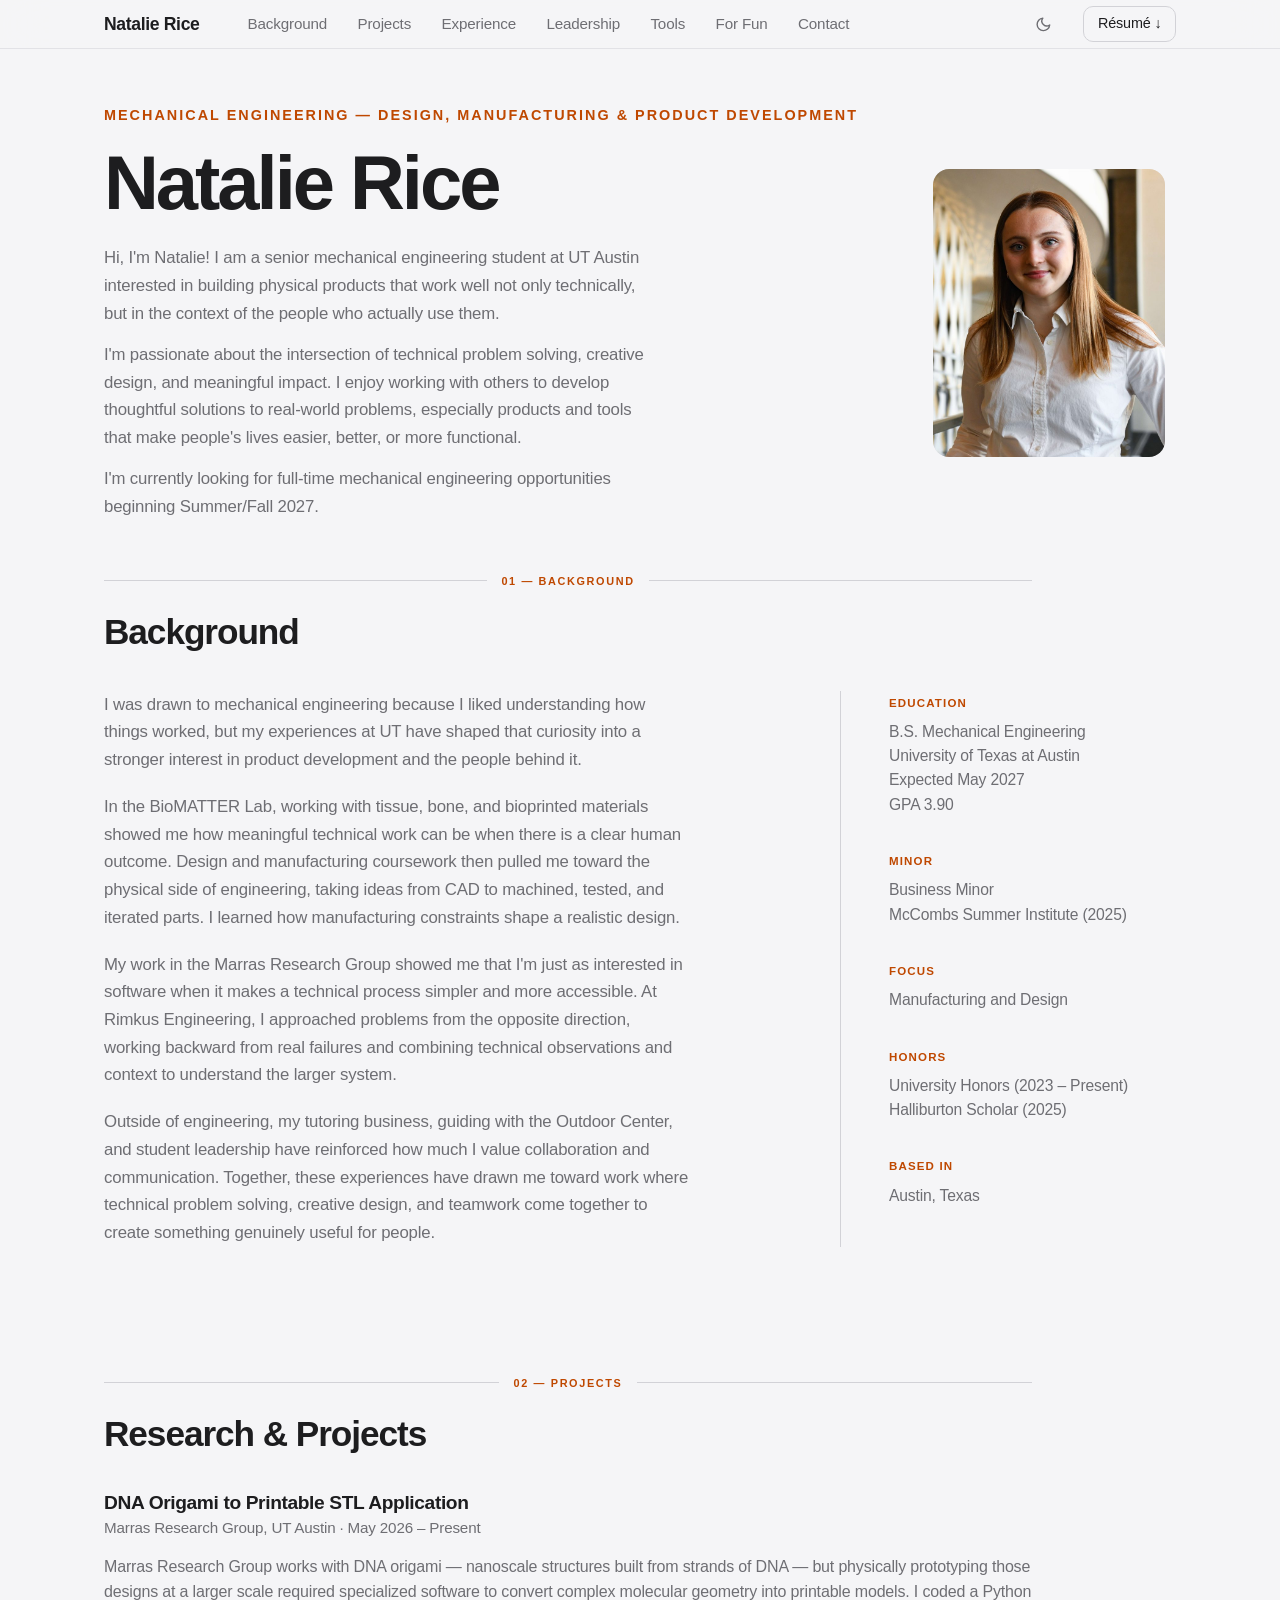
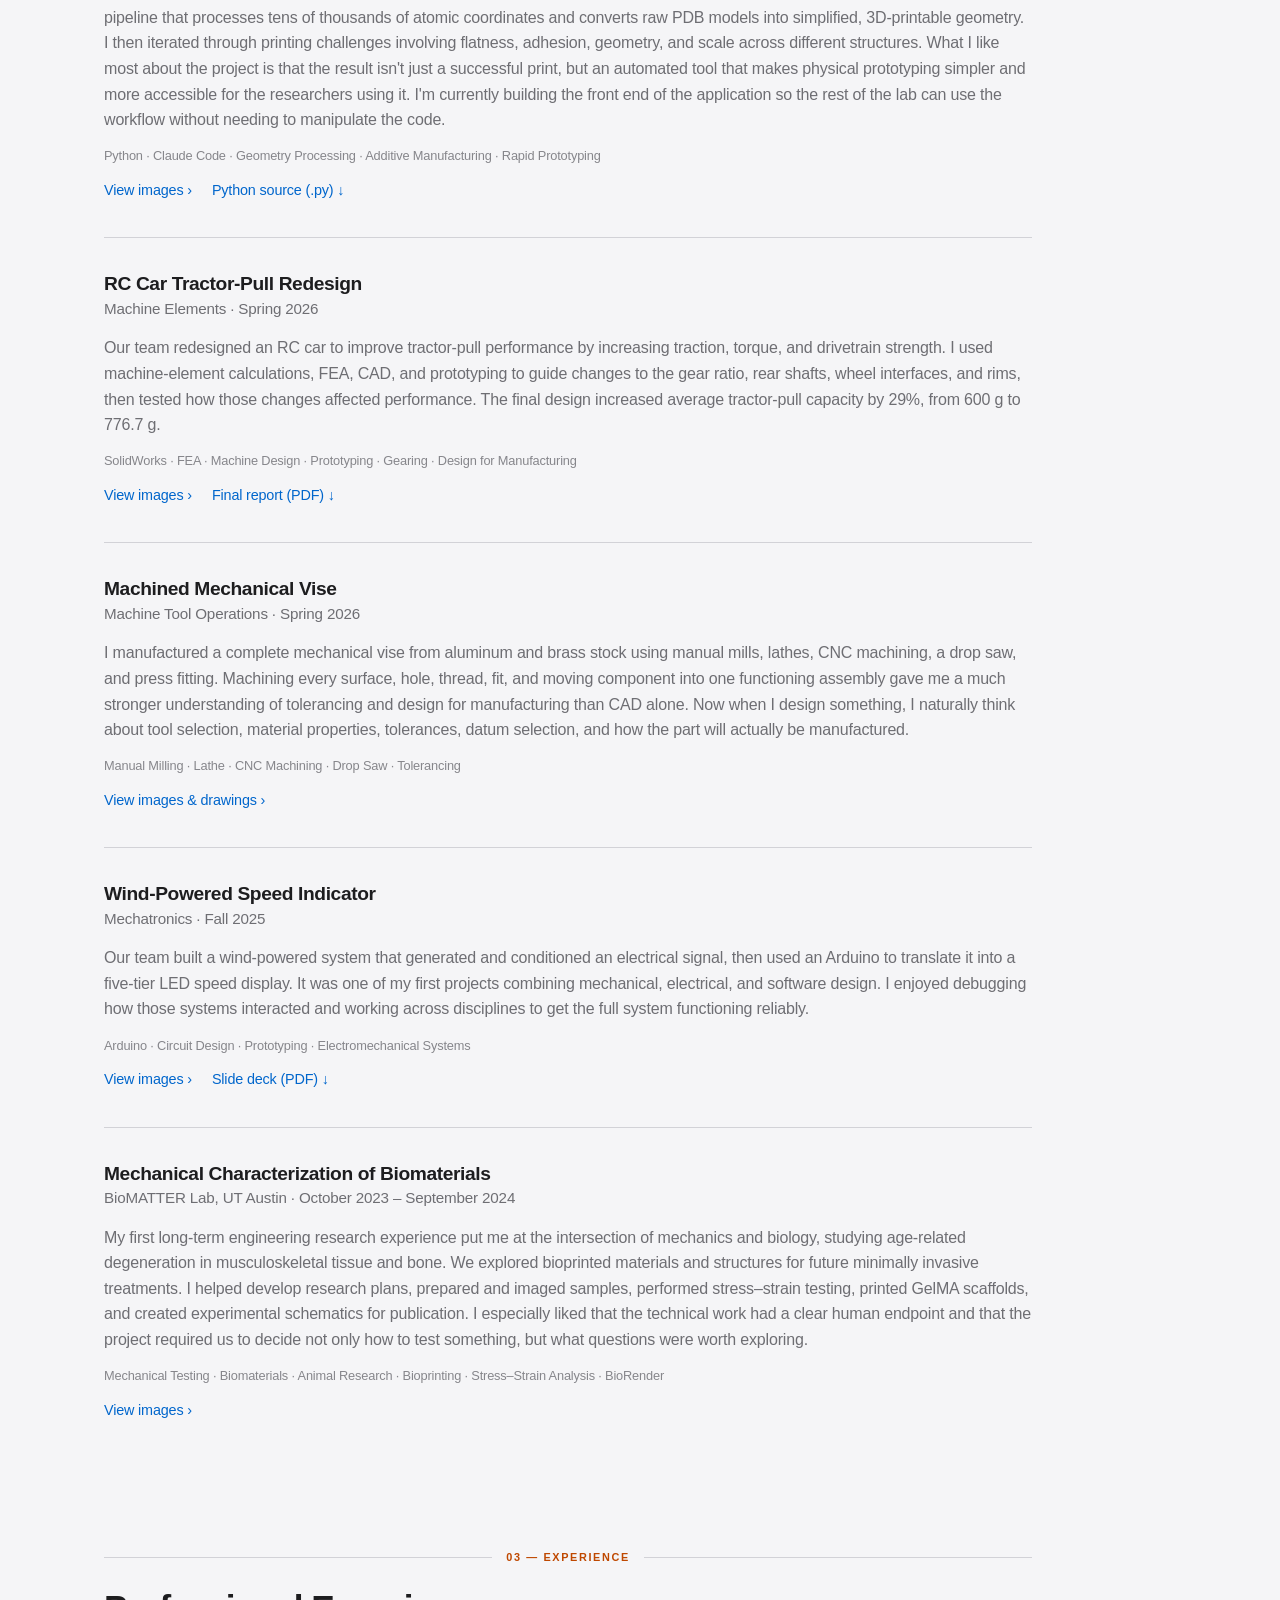
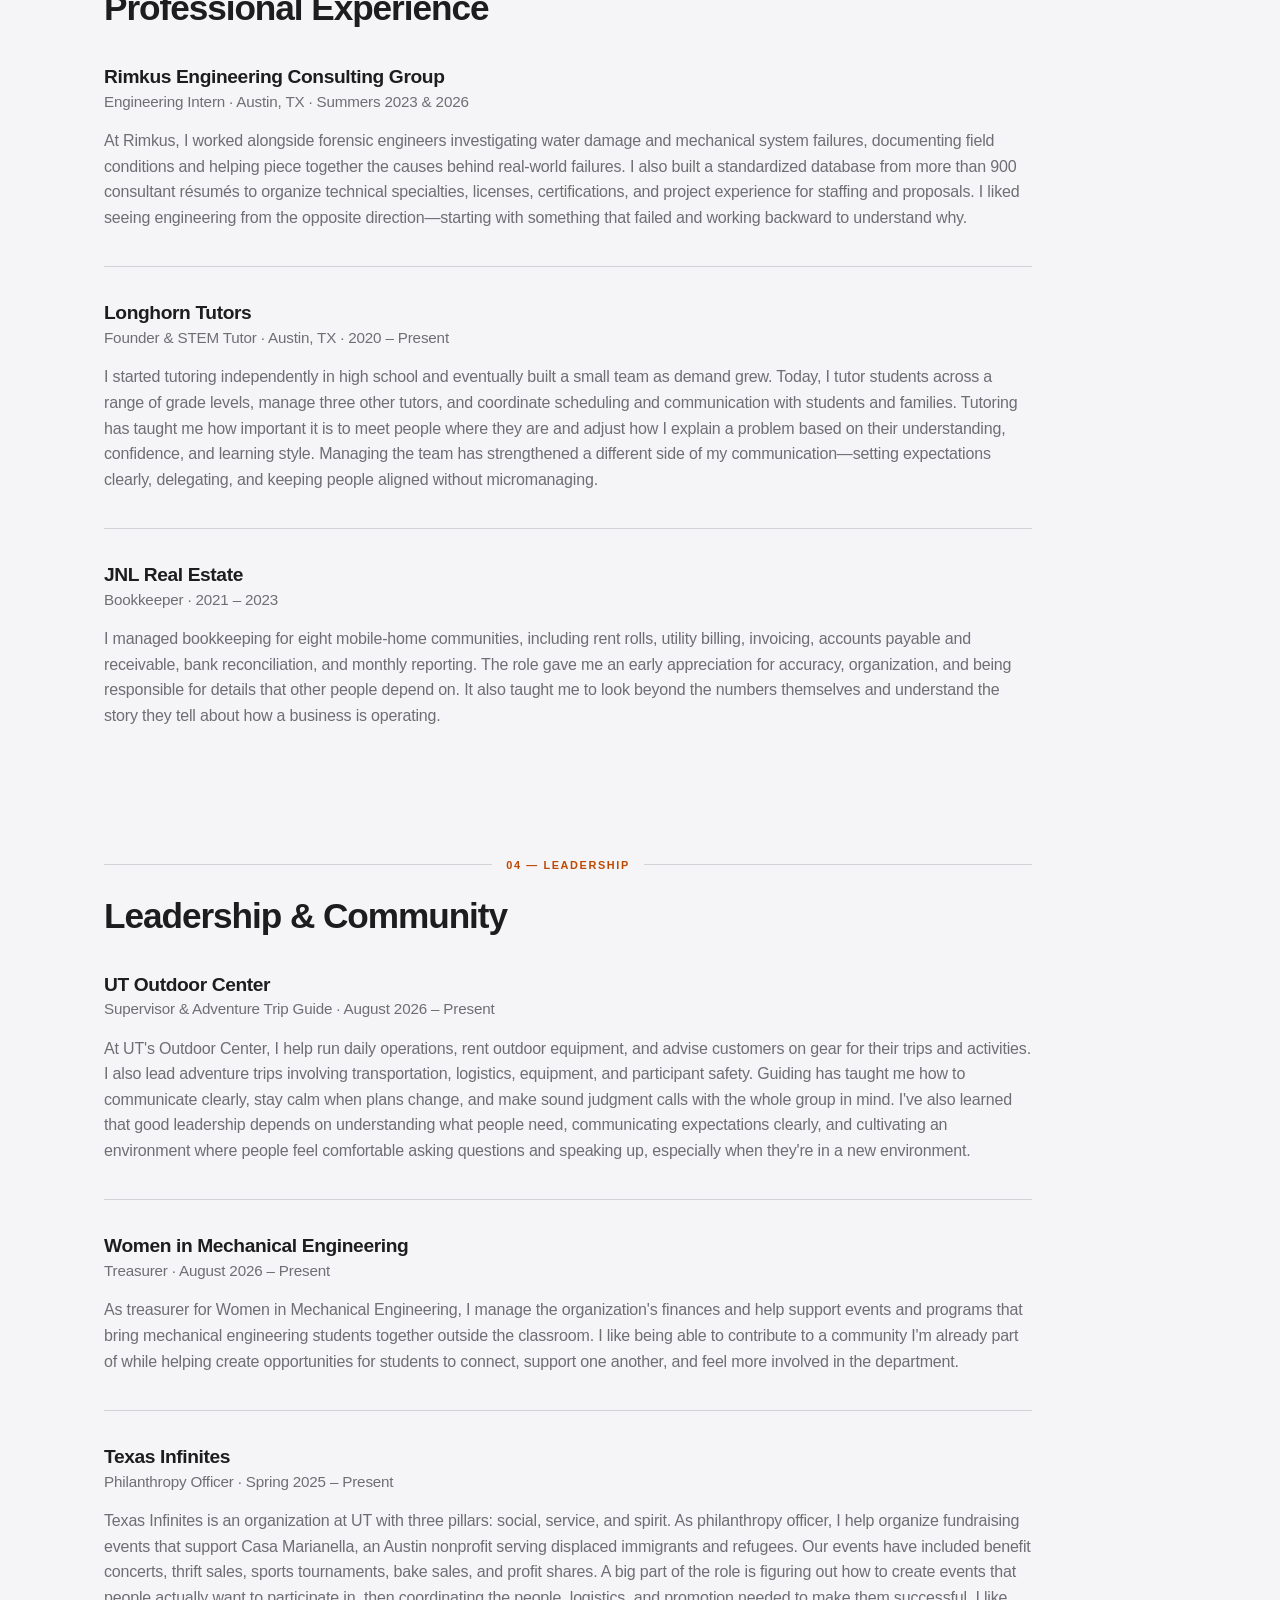
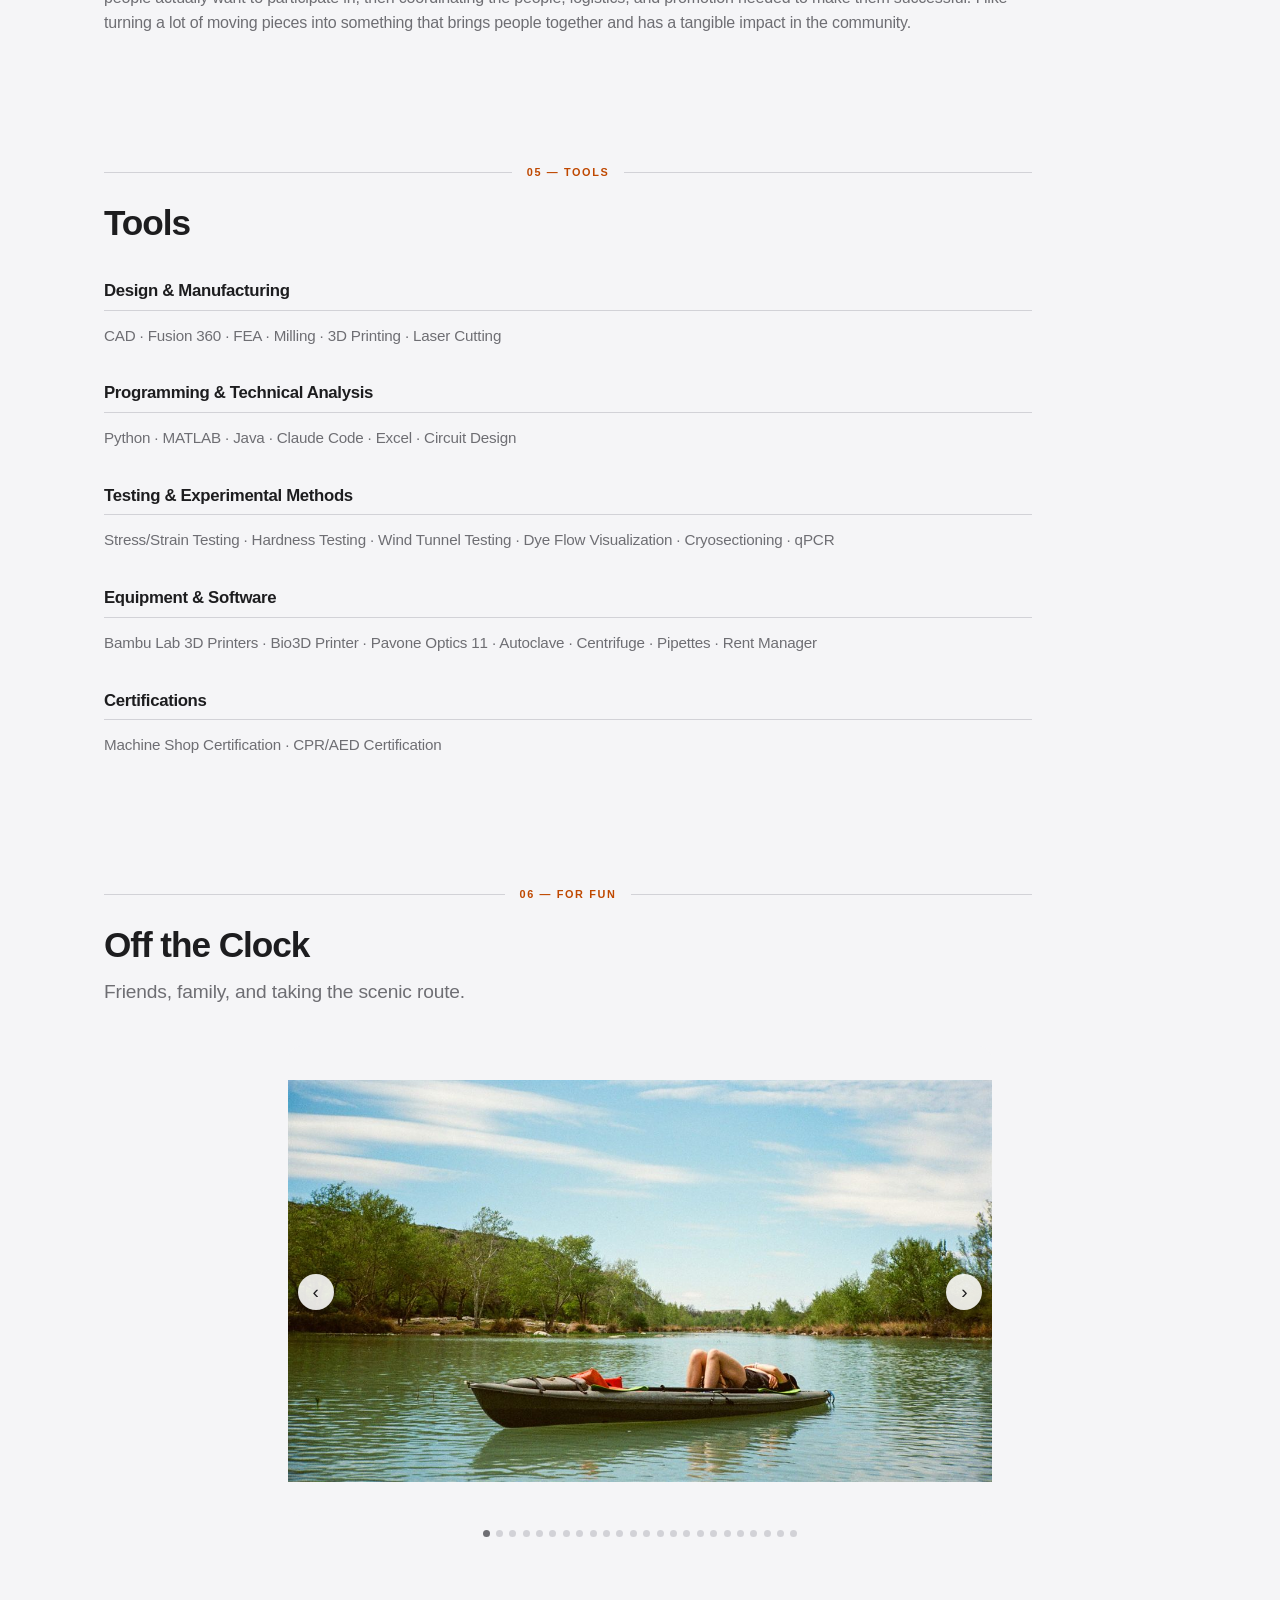
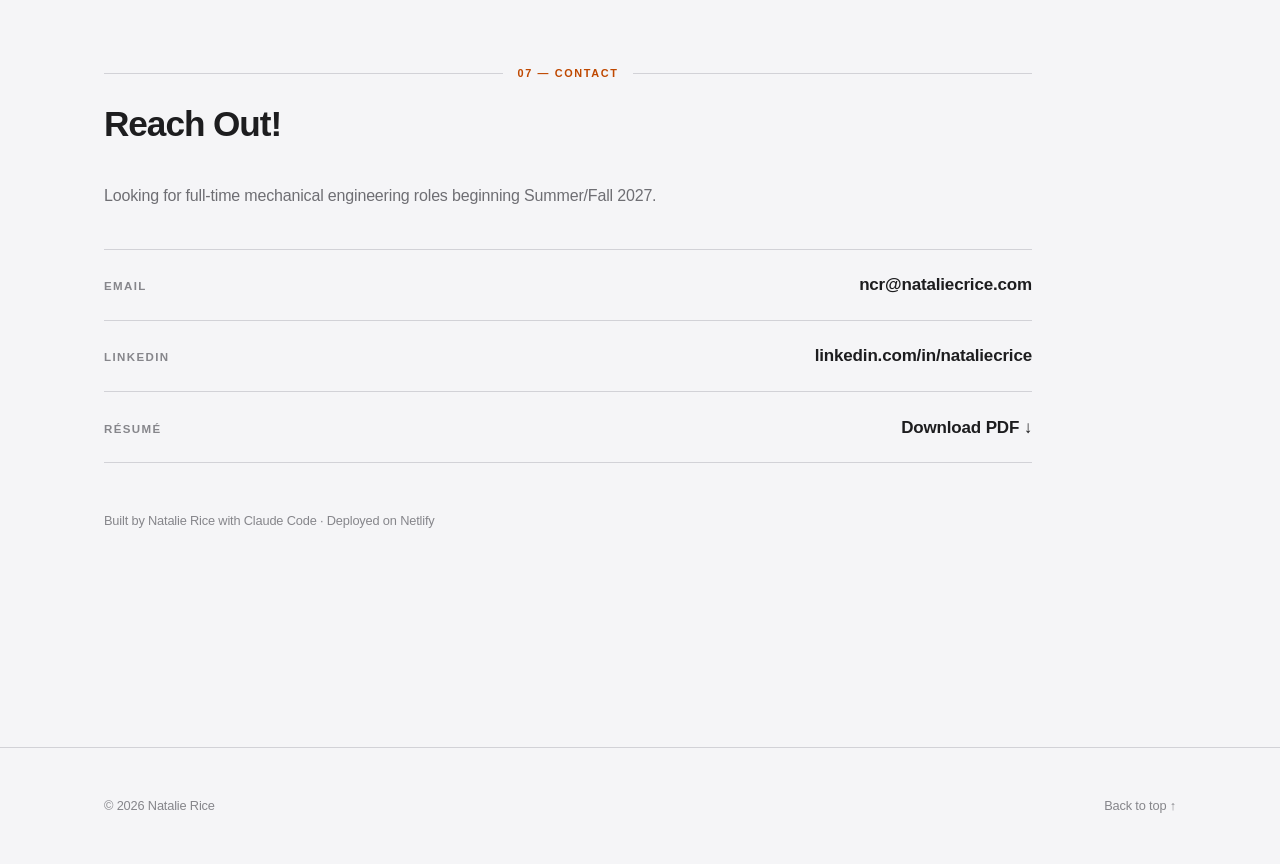
<file: index.html>
<!DOCTYPE html>
<html lang="en">
<head>
  <meta charset="UTF-8" />
  <meta name="viewport" content="width=device-width, initial-scale=1.0" />
  <title>Natalie Rice — Mechanical Engineer</title>
  <meta name="description" content="Natalie Rice — mechanical engineering student at the University of Texas at Austin, Manufacturing and Design track. Design, analysis, prototyping, and mechanical test." />

  <meta property="og:title" content="Natalie Rice — Mechanical Engineer" />
  <meta property="og:description" content="Mechanical engineering portfolio: design, analysis, prototyping, and test." />
  <meta property="og:type" content="website" />
  <!-- <meta property="og:image" content="https://yourdomain.com/assets/og-image.png" /> -->

  <link rel="icon" href="data:image/svg+xml,%3Csvg xmlns='http://www.w3.org/2000/svg' viewBox='0 0 100 100'%3E%3Ctext y='.9em' font-size='90'%3E%E2%9A%99%EF%B8%8F%3C/text%3E%3C/svg%3E" />
  <script>try{var t=localStorage.getItem('theme');if(t==='dark'||t==='light')document.documentElement.setAttribute('data-theme',t);}catch(e){}</script>
  <link rel="stylesheet" href="css/style.css?v=50" />
</head>
<body>
  <a class="skip-link" href="#main">Skip to content</a>

  <header class="site-header">
    <nav class="nav container container--wide" aria-label="Primary">
      <a class="nav__brand" href="#top">Natalie Rice</a>

      <ul class="nav__menu" id="nav-menu">
        <li><a href="#background">Background</a></li>
        <li><a href="#research">Projects</a></li>
        <li><a href="#experience">Experience</a></li>
        <li><a href="#leadership">Leadership</a></li>
        <li><a href="#tools">Tools</a></li>
        <li><a href="#for-fun">For Fun</a></li>
        <li><a href="#contact">Contact</a></li>
      </ul>

      <div class="nav__right">
        <button class="nav__theme" type="button" aria-label="Switch to dark mode" aria-pressed="false">
          <svg class="nav__theme-icon nav__theme-moon" width="24" height="24" viewBox="0 0 24 24" fill="none" stroke="currentColor" stroke-width="2" stroke-linecap="round" stroke-linejoin="round" aria-hidden="true"><path d="M21 12.79A9 9 0 1 1 11.21 3 7 7 0 0 0 21 12.79z"/></svg>
          <svg class="nav__theme-icon nav__theme-sun" width="24" height="24" viewBox="0 0 24 24" fill="none" stroke="currentColor" stroke-width="2" stroke-linecap="round" stroke-linejoin="round" aria-hidden="true"><circle cx="12" cy="12" r="5"/><line x1="12" y1="1" x2="12" y2="3"/><line x1="12" y1="21" x2="12" y2="23"/><line x1="4.22" y1="4.22" x2="5.64" y2="5.64"/><line x1="18.36" y1="18.36" x2="19.78" y2="19.78"/><line x1="1" y1="12" x2="3" y2="12"/><line x1="21" y1="12" x2="23" y2="12"/><line x1="4.22" y1="19.78" x2="5.64" y2="18.36"/><line x1="18.36" y1="5.64" x2="19.78" y2="4.22"/></svg>
        </button>
        <a class="nav__resume" href="assets/resume.pdf">Résumé&nbsp;&#8595;</a>
        <button class="nav__toggle" aria-expanded="false" aria-controls="nav-menu">
          <span class="nav__toggle-bar"></span>
          <span class="sr-only">Menu</span>
        </button>
      </div>
    </nav>
  </header>

  <main id="main">
    <span id="top"></span>

    <div class="sheet">

    <!-- ============ HERO ============ -->
    <section class="hero reveal">
      <div class="hero__text">
        <p class="hero__eyebrow">Mechanical Engineering &mdash; Design, Manufacturing &amp; Product Development</p>
        <h1 class="hero__title">Natalie Rice</h1>
        <div class="hero__lede">
          <p>
            Hi, I'm Natalie! I am a senior mechanical engineering student at UT
            Austin interested in building physical products that work well not
            only technically, but in the context of the people who actually use
            them.
          </p>
          <p>
            I'm passionate about the intersection of technical problem solving,
            creative design, and meaningful impact. I enjoy working with others
            to develop thoughtful solutions to real-world problems, especially
            products and tools that make people's lives easier, better, or more
            functional.
          </p>
          <p>
            I'm currently looking for full-time mechanical engineering
            opportunities beginning Summer/Fall 2027.
          </p>
        </div>
      </div>
      <img class="hero__photo" src="assets/images/headshot.jpg" alt="Natalie Rice" width="240" height="300" />
    </section>

    <!-- ============ ABOUT ============ -->
    <section class="section" id="background">
      <div class="section__head reveal">
        <p class="section__kicker">01 &mdash; Background</p>
        <h2 class="section__title">Background</h2>
      </div>
      <div class="about reveal">
        <div class="about__body">
          <p>
            I was drawn to mechanical engineering because I liked understanding
            how things worked, but my experiences at UT have shaped that
            curiosity into a stronger interest in product development and the
            people behind it.
          </p>
          <p>
            In the BioMATTER Lab, working with tissue, bone, and bioprinted
            materials showed me how meaningful technical work can be when there
            is a clear human outcome. Design and manufacturing coursework then
            pulled me toward the physical side of engineering, taking ideas from
            CAD to machined, tested, and iterated parts. I learned how
            manufacturing constraints shape a realistic design.
          </p>
          <p>
            My work in the Marras Research Group showed me that I'm just as
            interested in software when it makes a technical process simpler and
            more accessible. At Rimkus Engineering, I approached problems from
            the opposite direction, working backward from real failures and
            combining technical observations and context to understand the
            larger system.
          </p>
          <p>
            Outside of engineering, my tutoring business, guiding with the
            Outdoor Center, and student leadership have reinforced how much I
            value collaboration and communication. Together, these experiences
            have drawn me toward work where technical problem solving, creative
            design, and teamwork come together to create something genuinely
            useful for people.
          </p>
        </div>
        <dl class="about__facts">
          <div class="fact">
            <dt>Education</dt>
            <dd>B.S. Mechanical Engineering</dd>
            <dd>University of Texas at Austin</dd>
            <dd>Expected May 2027</dd>
            <dd>GPA 3.90</dd>
          </div>
          <div class="fact">
            <dt>Minor</dt>
            <dd>Business Minor</dd>
            <dd>McCombs Summer Institute (2025)</dd>
          </div>
          <div class="fact">
            <dt>Focus</dt>
            <dd>Manufacturing and Design</dd>
          </div>
          <div class="fact">
            <dt>Honors</dt>
            <dd>University Honors (2023 &ndash; Present)</dd>
            <dd>Halliburton Scholar (2025)</dd>
          </div>
          <div class="fact">
            <dt>Based in</dt>
            <dd>Austin, Texas</dd>
          </div>
        </dl>
      </div>
    </section>

    <!-- ============ PROJECTS ============ -->
    <section class="section" id="research">
      <div class="section__head reveal">
        <p class="section__kicker">02 &mdash; Projects</p>
        <h2 class="section__title">Research &amp; Projects</h2>
      </div>

      <div class="entry reveal">
        <h3 class="entry__title">DNA Origami to Printable STL Application</h3>
        <p class="entry__org">Marras Research Group, UT Austin &middot; May 2026 &ndash; Present</p>
        <p class="entry__desc">
          Marras Research Group works with DNA origami &mdash; nanoscale
          structures built from strands of DNA &mdash; but physically
          prototyping those designs at a larger scale required specialized
          software to convert complex molecular geometry into printable models.
          I coded a Python pipeline that processes tens of thousands of atomic
          coordinates and converts raw PDB models into simplified, 3D-printable
          geometry. I then iterated through printing challenges involving
          flatness, adhesion, geometry, and scale across different structures.
          What I like most about the project is that the result isn't just a
          successful print, but an automated tool that makes physical
          prototyping simpler and more accessible for the researchers using it.
          I'm currently building the front end of the application so the rest of
          the lab can use the workflow without needing to manipulate the code.
        </p>
        <p class="entry__meta">Python &middot; Claude Code &middot; Geometry Processing &middot; Additive Manufacturing &middot; Rapid Prototyping</p>
        <p class="entry__links">
          <a href="projects/gallery.html?p=dna-pipeline">View images &#8250;</a>
          <a href="assets/pdb-to-stl.py">Python source (.py) &#8595;</a>
        </p>
      </div>

      <div class="entry reveal">
        <h3 class="entry__title">RC Car Tractor-Pull Redesign</h3>
        <p class="entry__org">Machine Elements &middot; Spring 2026</p>
        <p class="entry__desc">
          Our team redesigned an RC car to improve tractor-pull performance by
          increasing traction, torque, and drivetrain strength. I used
          machine-element calculations, FEA, CAD, and prototyping to guide
          changes to the gear ratio, rear shafts, wheel interfaces, and rims,
          then tested how those changes affected performance. The final design
          increased average tractor-pull capacity by 29%, from 600 g to 776.7 g.
        </p>
        <p class="entry__meta">SolidWorks &middot; FEA &middot; Machine Design &middot; Prototyping &middot; Gearing &middot; Design for Manufacturing</p>
        <p class="entry__links">
          <a href="projects/gallery.html?p=rc-car">View images &#8250;</a>
          <a href="assets/rc-car-report.pdf">Final report (PDF) &#8595;</a>
        </p>
      </div>

      <div class="entry reveal">
        <h3 class="entry__title">Machined Mechanical Vise</h3>
        <p class="entry__org">Machine Tool Operations &middot; Spring 2026</p>
        <p class="entry__desc">
          I manufactured a complete mechanical vise from aluminum and brass
          stock using manual mills, lathes, CNC machining, a drop saw, and press
          fitting. Machining every surface, hole, thread, fit, and moving
          component into one functioning assembly gave me a much stronger
          understanding of tolerancing and design for manufacturing than CAD
          alone. Now when I design something, I naturally think about tool
          selection, material properties, tolerances, datum selection, and how
          the part will actually be manufactured.
        </p>
        <p class="entry__meta">Manual Milling &middot; Lathe &middot; CNC Machining &middot; Drop Saw &middot; Tolerancing</p>
        <p class="entry__links"><a href="projects/gallery.html?p=vise">View images &amp; drawings &#8250;</a></p>
      </div>

      <div class="entry reveal">
        <h3 class="entry__title">Wind-Powered Speed Indicator</h3>
        <p class="entry__org">Mechatronics &middot; Fall 2025</p>
        <p class="entry__desc">
          Our team built a wind-powered system that generated and conditioned an
          electrical signal, then used an Arduino to translate it into a
          five-tier LED speed display. It was one of my first projects combining
          mechanical, electrical, and software design. I enjoyed debugging how
          those systems interacted and working across disciplines to get the
          full system functioning reliably.
        </p>
        <p class="entry__meta">Arduino &middot; Circuit Design &middot; Prototyping &middot; Electromechanical Systems</p>
        <p class="entry__links">
          <a href="projects/gallery.html?p=wind-indicator">View images &#8250;</a>
          <a href="assets/mechatronics-deck.pdf">Slide deck (PDF) &#8595;</a>
        </p>
      </div>

      <div class="entry reveal">
        <h3 class="entry__title">Mechanical Characterization of Biomaterials</h3>
        <p class="entry__org">BioMATTER Lab, UT Austin &middot; October 2023 &ndash; September 2024</p>
        <p class="entry__desc">
          My first long-term engineering research experience put me at the
          intersection of mechanics and biology, studying age-related
          degeneration in musculoskeletal tissue and bone. We explored
          bioprinted materials and structures for future minimally invasive
          treatments. I helped develop research plans, prepared and imaged
          samples, performed stress&ndash;strain testing, printed GelMA
          scaffolds, and created experimental schematics for publication. I
          especially liked that the technical work had a clear human endpoint
          and that the project required us to decide not only how to test
          something, but what questions were worth exploring.
        </p>
        <p class="entry__meta">Mechanical Testing &middot; Biomaterials &middot; Animal Research &middot; Bioprinting &middot; Stress&ndash;Strain Analysis &middot; BioRender</p>
        <p class="entry__links"><a href="projects/gallery.html?p=bioprinting">View images &#8250;</a></p>
      </div>
    </section>

    <!-- ============ EXPERIENCE ============ -->
    <section class="section" id="experience">
      <div class="section__head reveal">
        <p class="section__kicker">03 &mdash; Experience</p>
        <h2 class="section__title">Professional Experience</h2>
      </div>
        <div class="timeline reveal">
            <article class="tl-item">
              <h3 class="tl-role">Rimkus Engineering Consulting Group</h3>
              <p class="tl-org">Engineering Intern · Austin, TX · Summers 2023 &amp; 2026</p>
              <p class="tl-desc">
                At Rimkus, I worked alongside forensic engineers investigating
                water damage and mechanical system failures, documenting field
                conditions and helping piece together the causes behind
                real-world failures. I also built a standardized database from
                more than 900 consultant résumés to organize technical
                specialties, licenses, certifications, and project experience
                for staffing and proposals. I liked seeing engineering from the
                opposite direction&mdash;starting with something that failed and
                working backward to understand why.
              </p>
            </article>

            <article class="tl-item">
              <h3 class="tl-role">Longhorn Tutors</h3>
              <p class="tl-org">Founder &amp; STEM Tutor · Austin, TX · 2020 &ndash; Present</p>
              <p class="tl-desc">
                I started tutoring independently in high school and eventually
                built a small team as demand grew. Today, I tutor students
                across a range of grade levels, manage three other tutors, and
                coordinate scheduling and communication with students and
                families. Tutoring has taught me how important it is to meet
                people where they are and adjust how I explain a problem based
                on their understanding, confidence, and learning style. Managing
                the team has strengthened a different side of my
                communication&mdash;setting expectations clearly, delegating,
                and keeping people aligned without micromanaging.
              </p>
            </article>

            <article class="tl-item">
              <h3 class="tl-role">JNL Real Estate</h3>
              <p class="tl-org">Bookkeeper · 2021 &ndash; 2023</p>
              <p class="tl-desc">
                I managed bookkeeping for eight mobile-home communities,
                including rent rolls, utility billing, invoicing, accounts
                payable and receivable, bank reconciliation, and monthly
                reporting. The role gave me an early appreciation for accuracy,
                organization, and being responsible for details that other
                people depend on. It also taught me to look beyond the numbers
                themselves and understand the story they tell about how a
                business is operating.
              </p>
            </article>
        </div>
    </section>

    <!-- ============ LEADERSHIP & COMMUNITY ============ -->
    <section class="section" id="leadership">
      <div class="section__head reveal">
        <p class="section__kicker">04 &mdash; Leadership</p>
        <h2 class="section__title">Leadership &amp; Community</h2>
      </div>
        <div class="timeline reveal">
            <article class="tl-item">
              <h3 class="tl-role">UT Outdoor Center</h3>
              <p class="tl-org">Supervisor &amp; Adventure Trip Guide · August 2026 &ndash; Present</p>
              <p class="tl-desc">
                At UT's Outdoor Center, I help run daily operations, rent
                outdoor equipment, and advise customers on gear for their trips
                and activities. I also lead adventure trips involving
                transportation, logistics, equipment, and participant safety.
                Guiding has taught me how to communicate clearly, stay calm when
                plans change, and make sound judgment calls with the whole group
                in mind. I've also learned that good leadership depends on
                understanding what people need, communicating expectations
                clearly, and cultivating an environment where people feel
                comfortable asking questions and speaking up, especially when
                they're in a new environment.
              </p>
            </article>

            <article class="tl-item">
              <h3 class="tl-role">Women in Mechanical Engineering</h3>
              <p class="tl-org">Treasurer · August 2026 &ndash; Present</p>
              <p class="tl-desc">
                As treasurer for Women in Mechanical Engineering, I manage the
                organization's finances and help support events and programs
                that bring mechanical engineering students together outside the
                classroom. I like being able to contribute to a community I'm
                already part of while helping create opportunities for students
                to connect, support one another, and feel more involved in the
                department.
              </p>
            </article>

            <article class="tl-item">
              <h3 class="tl-role">Texas Infinites</h3>
              <p class="tl-org">Philanthropy Officer · Spring 2025 &ndash; Present</p>
              <p class="tl-desc">
                Texas Infinites is an organization at UT with three pillars:
                social, service, and spirit. As philanthropy officer, I help
                organize fundraising events that support Casa Marianella, an Austin
                nonprofit serving displaced immigrants and refugees. Our events
                have included benefit concerts, thrift sales, sports
                tournaments, bake sales, and profit shares. A big part of the
                role is figuring out how to create events that people actually
                want to participate in, then coordinating the people, logistics,
                and promotion needed to make them successful. I like turning a
                lot of moving pieces into something that brings people together
                and has a tangible impact in the community.
              </p>
            </article>
        </div>
    </section>

    <!-- ============ TOOLS ============ -->
    <section class="section" id="tools">
      <div class="section__head reveal">
        <p class="section__kicker">05 &mdash; Tools</p>
        <h2 class="section__title">Tools</h2>
      </div>
      <div class="skills reveal">
        <div class="skills__group">
          <h3>Design &amp; Manufacturing</h3>
          <p class="skills__list">CAD &middot; Fusion 360 &middot; FEA &middot; Milling &middot; 3D Printing &middot; Laser Cutting</p>
        </div>
        <div class="skills__group">
          <h3>Programming &amp; Technical Analysis</h3>
          <p class="skills__list">Python &middot; MATLAB &middot; Java &middot; Claude Code &middot; Excel &middot; Circuit Design</p>
        </div>
        <div class="skills__group">
          <h3>Testing &amp; Experimental Methods</h3>
          <p class="skills__list">Stress/Strain Testing &middot; Hardness Testing &middot; Wind Tunnel Testing &middot; Dye Flow Visualization &middot; Cryosectioning &middot; qPCR</p>
        </div>
        <div class="skills__group">
          <h3>Equipment &amp; Software</h3>
          <p class="skills__list">Bambu Lab 3D Printers &middot; Bio3D Printer &middot; Pavone Optics 11 &middot; Autoclave &middot; Centrifuge &middot; Pipettes &middot; Rent Manager</p>
        </div>
        <div class="skills__group">
          <h3>Certifications</h3>
          <p class="skills__list">Machine Shop Certification &middot; CPR/AED Certification</p>
        </div>
      </div>
    </section>

    <!-- ============ FOR FUN ============ -->
    <section class="section" id="for-fun">
      <div class="section__head reveal">
        <p class="section__kicker">06 &mdash; For Fun</p>
        <h2 class="section__title">Off the Clock</h2>
        <p class="section__intro">Friends, family, and taking the scenic route.</p>
      </div>
      <div class="funcar reveal" data-funcar aria-roledescription="carousel" aria-label="Photos from life outside the lab">
        <div class="funcar__viewport">
          <div class="funcar__track">
            <div class="funcar__slide"><img src="assets/images/fun/fun-01.jpg" alt="" /></div>
            <div class="funcar__slide"><img src="assets/images/fun/fun-02.jpg" alt="" loading="lazy" /></div>
            <div class="funcar__slide"><img src="assets/images/fun/fun-03.jpg" alt="" loading="lazy" /></div>
            <div class="funcar__slide"><img src="assets/images/fun/fun-04.jpg" alt="" loading="lazy" /></div>
            <div class="funcar__slide"><img src="assets/images/fun/fun-05.jpg" alt="" loading="lazy" /></div>
            <div class="funcar__slide"><img src="assets/images/fun/fun-06.jpg" alt="" loading="lazy" /></div>
            <div class="funcar__slide"><img src="assets/images/fun/fun-07.jpg" alt="" loading="lazy" /></div>
            <div class="funcar__slide"><img src="assets/images/fun/fun-08.jpg" alt="" loading="lazy" /></div>
            <div class="funcar__slide"><img src="assets/images/fun/fun-09.jpg" alt="" loading="lazy" /></div>
            <div class="funcar__slide"><img src="assets/images/fun/fun-10.jpg" alt="" loading="lazy" /></div>
            <div class="funcar__slide"><img src="assets/images/fun/fun-11.jpg" alt="" loading="lazy" /></div>
            <div class="funcar__slide"><img src="assets/images/fun/fun-12.jpg" alt="" loading="lazy" /></div>
            <div class="funcar__slide"><img src="assets/images/fun/fun-13.jpg" alt="" loading="lazy" /></div>
            <div class="funcar__slide"><img src="assets/images/fun/fun-14.jpg" alt="" loading="lazy" /></div>
            <div class="funcar__slide"><img src="assets/images/fun/fun-15.jpg" alt="" loading="lazy" /></div>
            <div class="funcar__slide"><img src="assets/images/fun/fun-16.jpg" alt="" loading="lazy" /></div>
            <div class="funcar__slide"><img src="assets/images/fun/fun-17.jpg" alt="" loading="lazy" /></div>
            <div class="funcar__slide"><img src="assets/images/fun/fun-18.jpg" alt="" loading="lazy" /></div>
            <div class="funcar__slide"><img src="assets/images/fun/fun-19.jpg" alt="" loading="lazy" /></div>
            <div class="funcar__slide"><img src="assets/images/fun/fun-20.jpg" alt="" loading="lazy" /></div>
            <div class="funcar__slide"><img src="assets/images/fun/fun-21.jpg" alt="" loading="lazy" /></div>
            <div class="funcar__slide"><img src="assets/images/fun/fun-22.jpg" alt="" loading="lazy" /></div>
            <div class="funcar__slide"><img src="assets/images/fun/fun-23.jpg" alt="" loading="lazy" /></div>
            <div class="funcar__slide"><img src="assets/images/fun/fun-24.jpg" alt="" loading="lazy" /></div>
          </div>
        </div>
        <button class="funcar__nav funcar__nav--prev" type="button" aria-label="Previous photo">&#8249;</button>
        <button class="funcar__nav funcar__nav--next" type="button" aria-label="Next photo">&#8250;</button>
        <div class="funcar__dots"></div>
      </div>
    </section>

    <!-- ============ CONTACT ============ -->
    <section class="section" id="contact">
      <div class="section__head reveal">
        <p class="section__kicker">07 &mdash; Contact</p>
        <h2 class="section__title">Reach Out!</h2>
      </div>
      <div class="contact reveal">
        <p class="contact__lede">Looking for full-time mechanical engineering roles beginning Summer/Fall 2027.</p>
        <dl class="contact__list">
          <div class="contact__row">
            <dt>Email</dt>
            <dd><a href="mailto:ncr@nataliecrice.com">ncr@nataliecrice.com</a></dd>
          </div>
          <div class="contact__row">
            <dt>LinkedIn</dt>
            <dd><a href="https://www.linkedin.com/in/nataliecrice/" rel="me noopener">linkedin.com/in/nataliecrice</a></dd>
          </div>
          <div class="contact__row">
            <dt>Résumé</dt>
            <dd><a href="assets/resume.pdf">Download PDF &#8595;</a></dd>
          </div>
        </dl>
        <p class="contact__colophon">Built by Natalie Rice with Claude Code &middot; Deployed on Netlify</p>
      </div>
    </section>

    </div><!-- /.sheet -->
  </main>

  <footer class="site-footer">
    <div class="container container--wide site-footer__inner">
      <p>&copy; <span id="year">2026</span> Natalie Rice</p>
      <p><a href="#top">Back to top ↑</a></p>
    </div>
  </footer>

  <script src="js/main.js?v=39"></script>
</body>
</html>
</file>
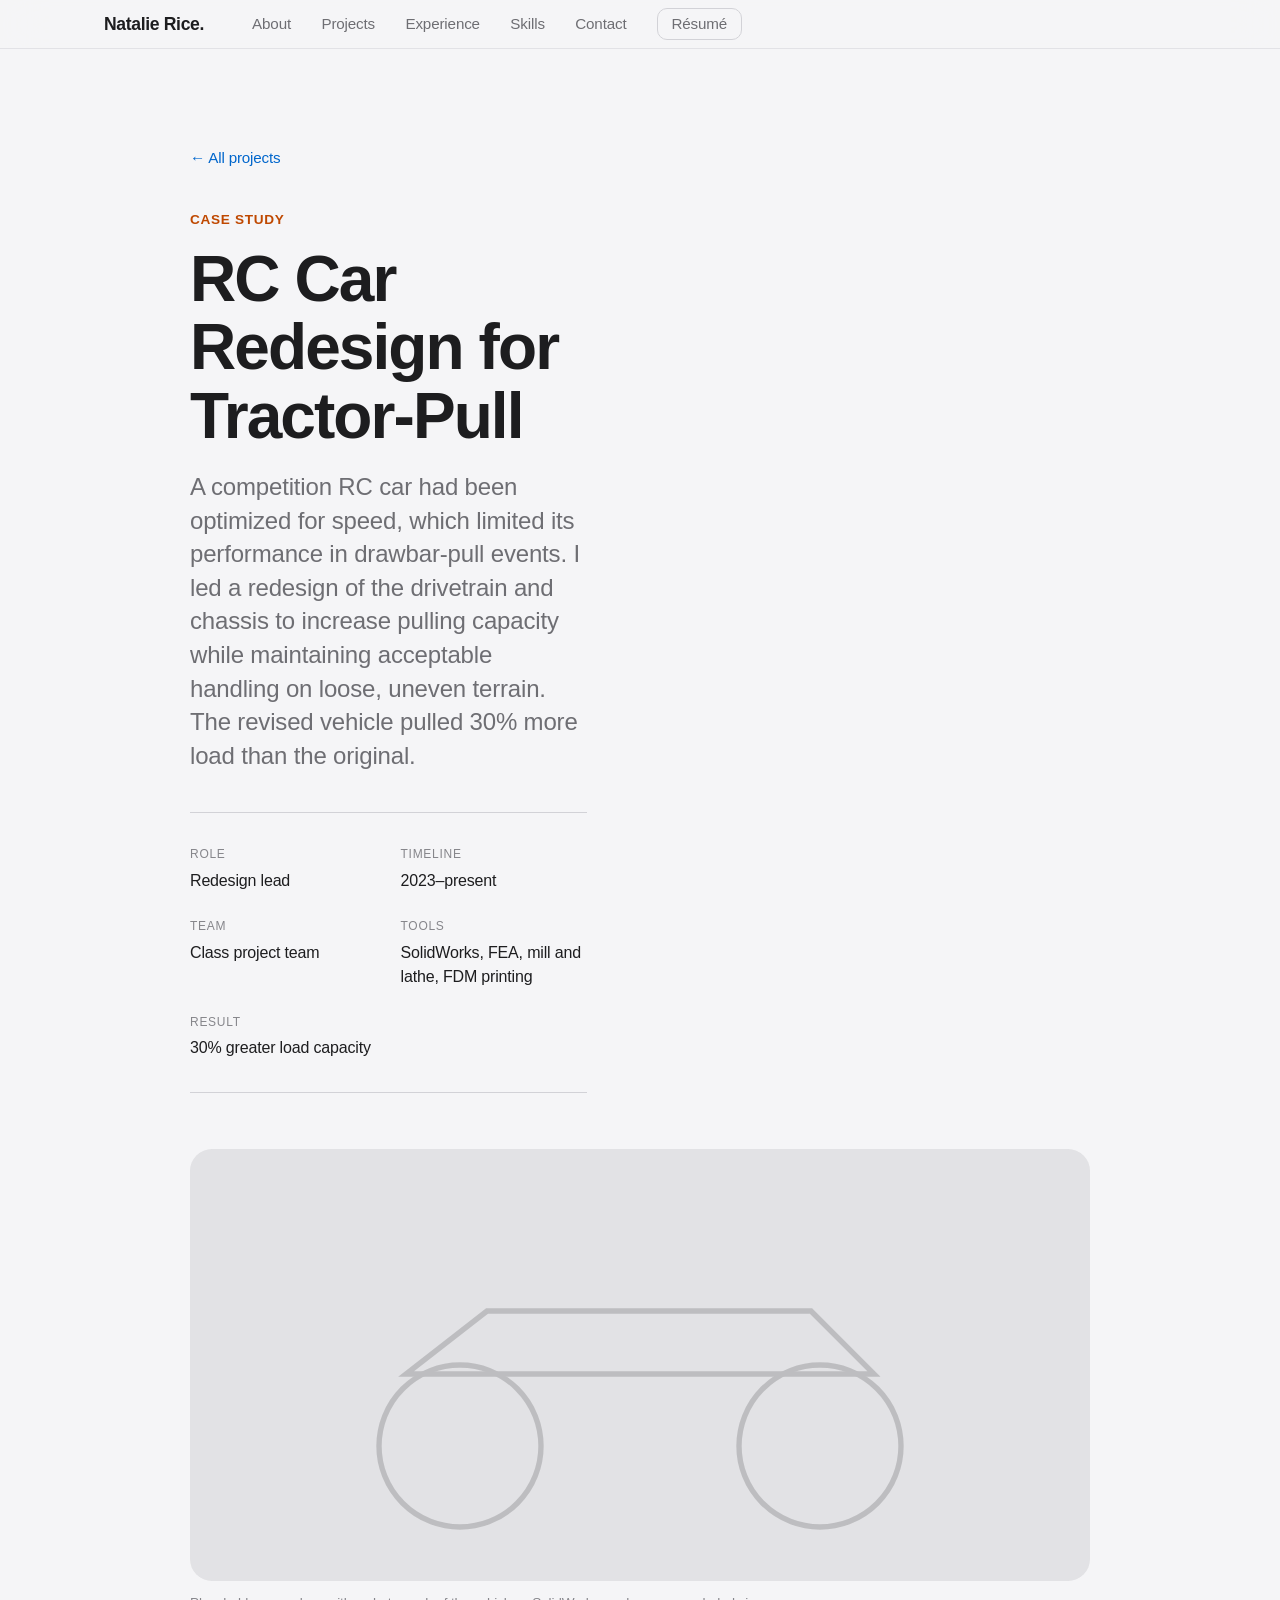
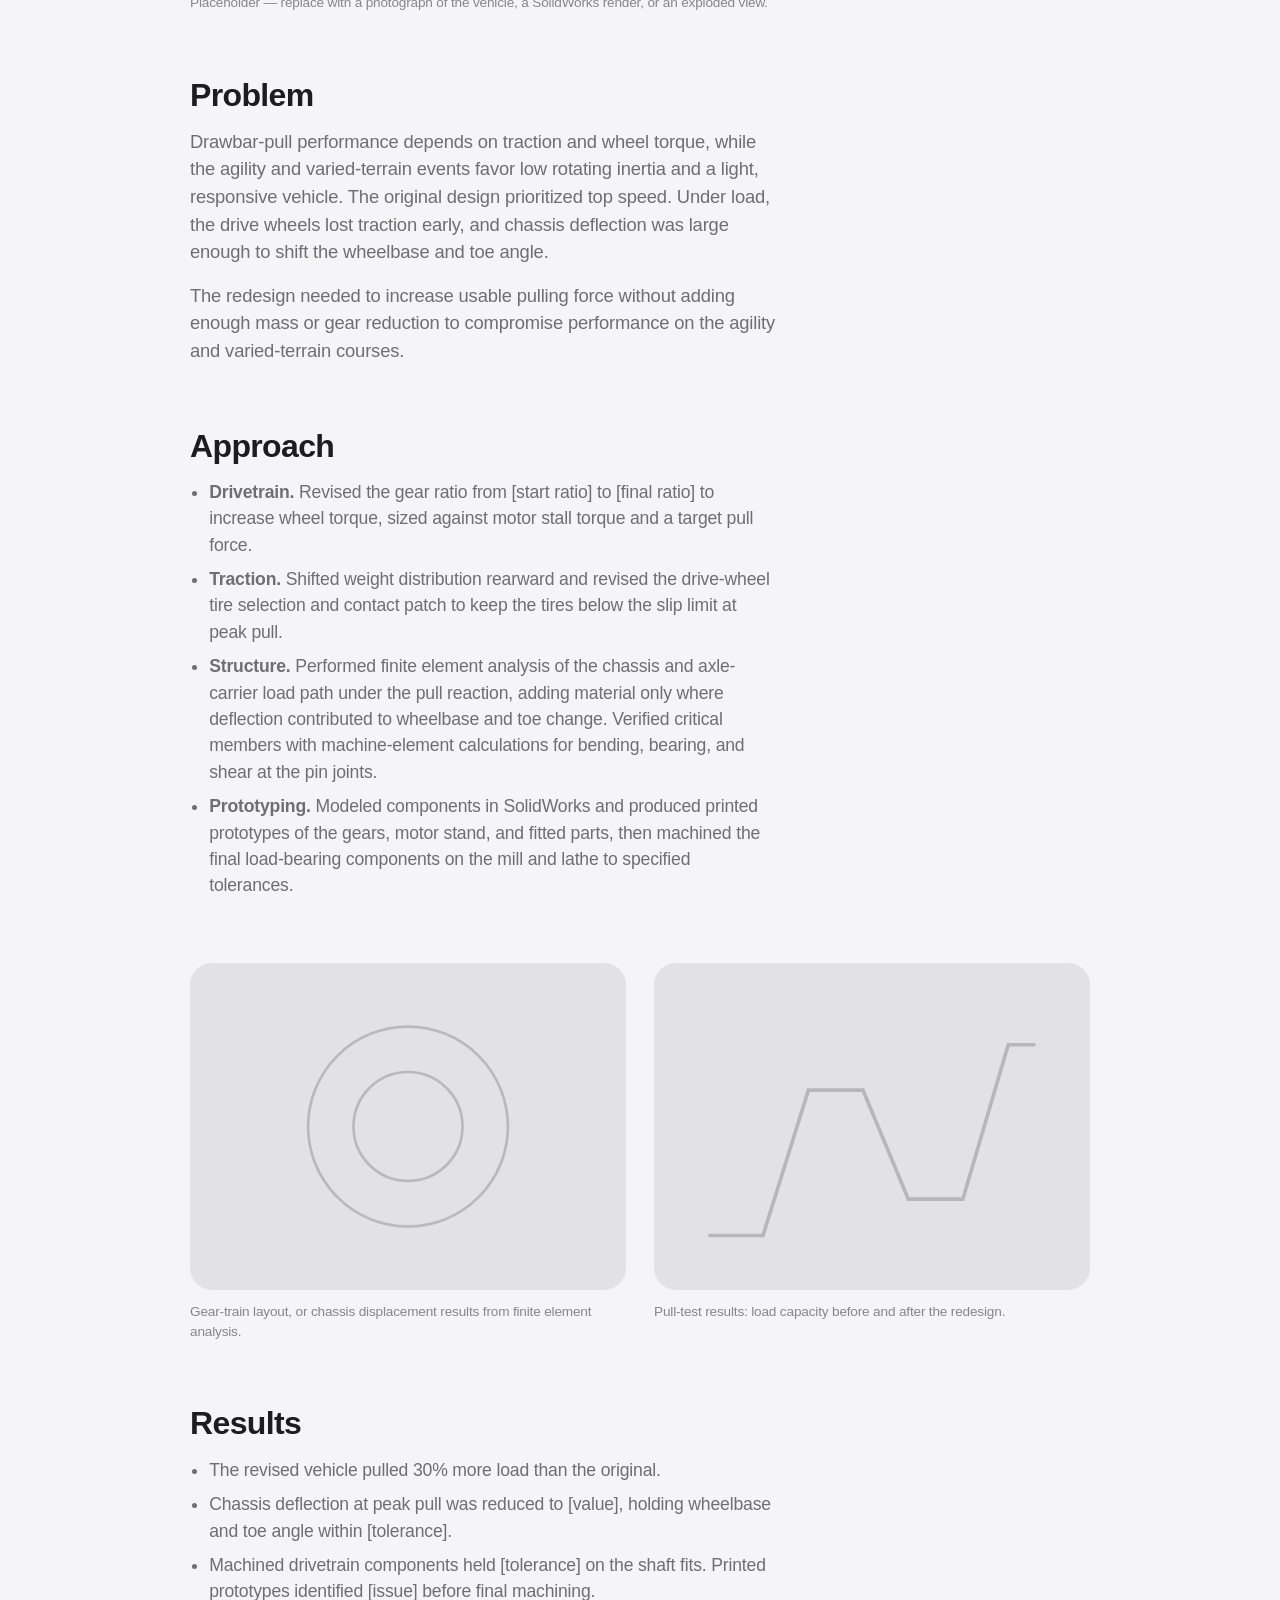
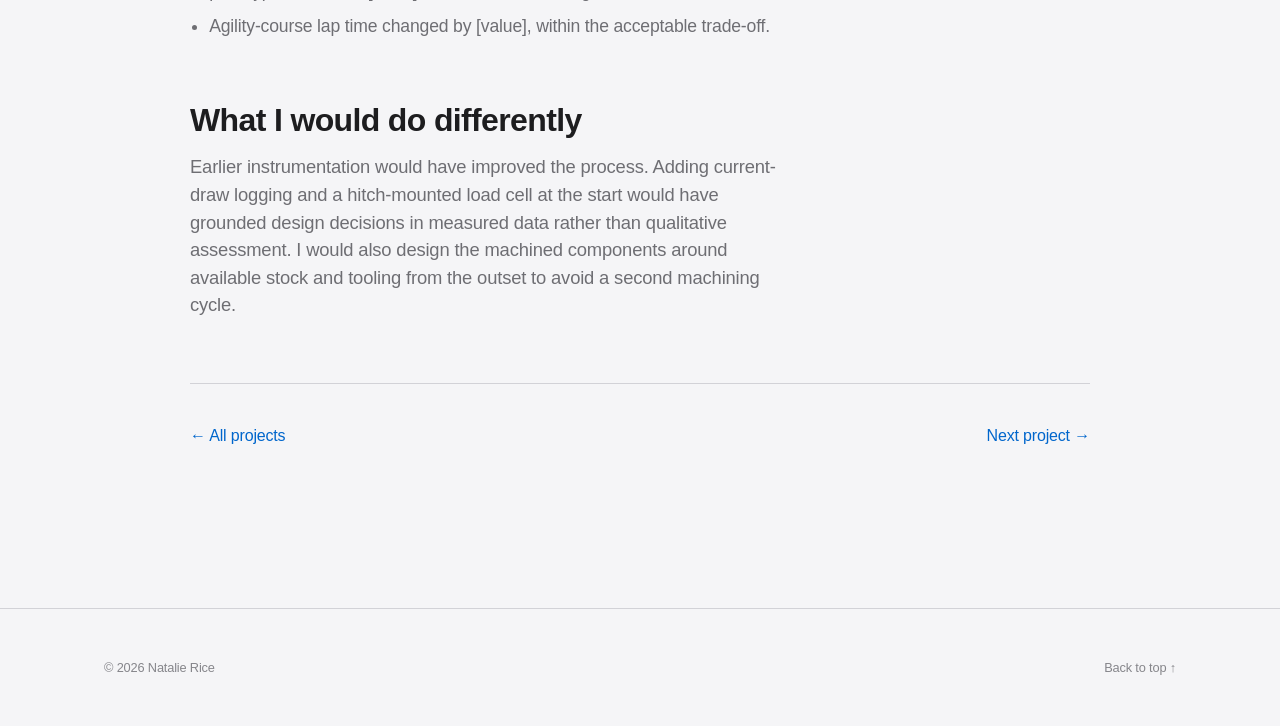
<file: projects/example-project.html>
<!DOCTYPE html>
<html lang="en">
<head>
  <meta charset="UTF-8" />
  <meta name="viewport" content="width=device-width, initial-scale=1.0" />
  <title>RC Car Redesign for Tractor-Pull — Natalie Rice</title>
  <meta name="description" content="Case study: redesign of a competition RC car drivetrain and structure for drawbar pull, supported by finite element analysis and machine-element calculations. Result: 30% greater load capacity." />
  <link rel="icon" href="data:image/svg+xml,%3Csvg xmlns='http://www.w3.org/2000/svg' viewBox='0 0 100 100'%3E%3Ctext y='.9em' font-size='90'%3E%E2%9A%99%EF%B8%8F%3C/text%3E%3C/svg%3E" />
  <link rel="stylesheet" href="../css/style.css?v=10" />
  <link rel="stylesheet" href="../css/project.css?v=10" />
</head>
<body>
  <a class="skip-link" href="#main">Skip to content</a>

  <header class="site-header">
    <nav class="nav container container--wide" aria-label="Primary">
      <a class="nav__brand" href="../index.html">Natalie Rice<span class="nav__brand-dot">.</span></a>
      <ul class="nav__menu" id="nav-menu">
        <li><a href="../index.html#about">About</a></li>
        <li><a href="../index.html#projects">Projects</a></li>
        <li><a href="../index.html#experience">Experience</a></li>
        <li><a href="../index.html#skills">Skills</a></li>
        <li><a href="../index.html#contact">Contact</a></li>
        <li><a class="nav__resume" href="../assets/resume.pdf">Résumé</a></li>
      </ul>
    </nav>
  </header>

  <main id="main" class="case container">
    <a class="case__back" href="../index.html#projects">← All projects</a>

    <header class="case__head">
      <p class="case__eyebrow">Case Study</p>
      <h1 class="case__title">RC Car Redesign for Tractor-Pull</h1>
      <p class="case__summary">
        A competition RC car had been optimized for speed, which limited its
        performance in drawbar-pull events. I led a redesign of the drivetrain
        and chassis to increase pulling capacity while maintaining acceptable
        handling on loose, uneven terrain. The revised vehicle pulled 30% more
        load than the original.
      </p>
      <dl class="case__specs">
        <div><dt>Role</dt><dd>Redesign lead</dd></div>
        <div><dt>Timeline</dt><dd>2023–present</dd></div>
        <div><dt>Team</dt><dd>Class project team</dd></div>
        <div><dt>Tools</dt><dd>SolidWorks, FEA, mill and lathe, FDM printing</dd></div>
        <div><dt>Result</dt><dd>30% greater load capacity</dd></div>
      </dl>
    </header>

    <figure class="case__hero">
      <svg viewBox="0 0 1000 480" role="img" aria-label="Hero image placeholder">
        <rect width="1000" height="480" fill="currentColor" opacity="0.05"/>
        <g stroke="currentColor" stroke-width="6" fill="none" opacity="0.18">
          <circle cx="300" cy="330" r="90"/><circle cx="700" cy="330" r="90"/>
          <path d="M240 250 L760 250 L690 180 L330 180 Z"/>
        </g>
      </svg>
      <figcaption>Placeholder — replace with a photograph of the vehicle, a SolidWorks render, or an exploded view.</figcaption>
    </figure>

    <section class="case__section">
      <h2>Problem</h2>
      <p>
        Drawbar-pull performance depends on traction and wheel torque, while the
        agility and varied-terrain events favor low rotating inertia and a light,
        responsive vehicle. The original design prioritized top speed. Under
        load, the drive wheels lost traction early, and chassis deflection was
        large enough to shift the wheelbase and toe angle.
      </p>
      <p>
        The redesign needed to increase usable pulling force without adding
        enough mass or gear reduction to compromise performance on the agility
        and varied-terrain courses.
      </p>
    </section>

    <section class="case__section">
      <h2>Approach</h2>
      <ul>
        <li><strong>Drivetrain.</strong> Revised the gear ratio from [start ratio] to [final ratio] to increase wheel torque, sized against motor stall torque and a target pull force.</li>
        <li><strong>Traction.</strong> Shifted weight distribution rearward and revised the drive-wheel tire selection and contact patch to keep the tires below the slip limit at peak pull.</li>
        <li><strong>Structure.</strong> Performed finite element analysis of the chassis and axle-carrier load path under the pull reaction, adding material only where deflection contributed to wheelbase and toe change. Verified critical members with machine-element calculations for bending, bearing, and shear at the pin joints.</li>
        <li><strong>Prototyping.</strong> Modeled components in SolidWorks and produced printed prototypes of the gears, motor stand, and fitted parts, then machined the final load-bearing components on the mill and lathe to specified tolerances.</li>
      </ul>
    </section>

    <div class="case__grid">
      <figure>
        <svg viewBox="0 0 480 360" role="img" aria-label="Detail image placeholder">
          <rect width="480" height="360" fill="currentColor" opacity="0.05"/>
          <g stroke="currentColor" stroke-width="3" fill="none" opacity="0.2">
            <circle cx="240" cy="180" r="110"/><circle cx="240" cy="180" r="60"/>
          </g>
        </svg>
        <figcaption>Gear-train layout, or chassis displacement results from finite element analysis.</figcaption>
      </figure>
      <figure>
        <svg viewBox="0 0 480 360" role="img" aria-label="Detail image placeholder">
          <rect width="480" height="360" fill="currentColor" opacity="0.05"/>
          <path d="M60 300 L120 300 L170 140 L230 140 L280 260 L340 260 L390 90 L420 90"
                fill="none" stroke="currentColor" stroke-width="4" opacity="0.22"/>
        </svg>
        <figcaption>Pull-test results: load capacity before and after the redesign.</figcaption>
      </figure>
    </div>

    <section class="case__section">
      <h2>Results</h2>
      <ul>
        <li>The revised vehicle pulled 30% more load than the original.</li>
        <li>Chassis deflection at peak pull was reduced to [value], holding wheelbase and toe angle within [tolerance].</li>
        <li>Machined drivetrain components held [tolerance] on the shaft fits. Printed prototypes identified [issue] before final machining.</li>
        <li>Agility-course lap time changed by [value], within the acceptable trade-off.</li>
      </ul>
      <!-- TODO before publishing: replace every [bracketed value] above with measured numbers, or delete the line. -->
    </section>

    <section class="case__section">
      <h2>What I would do differently</h2>
      <p>
        Earlier instrumentation would have improved the process. Adding
        current-draw logging and a hitch-mounted load cell at the start would
        have grounded design decisions in measured data rather than qualitative
        assessment. I would also design the machined components around available
        stock and tooling from the outset to avoid a second machining cycle.
      </p>
    </section>

    <nav class="case__nav">
      <a href="../index.html#projects">← All projects</a>
      <a href="example-project.html">Next project →</a>
    </nav>
  </main>

  <footer class="site-footer">
    <div class="container container--wide site-footer__inner">
      <p>&copy; <span id="year">2026</span> Natalie Rice</p>
      <p><a href="../index.html#top">Back to top ↑</a></p>
    </div>
  </footer>

  <script src="../js/main.js"></script>
</body>
</html>
</file>
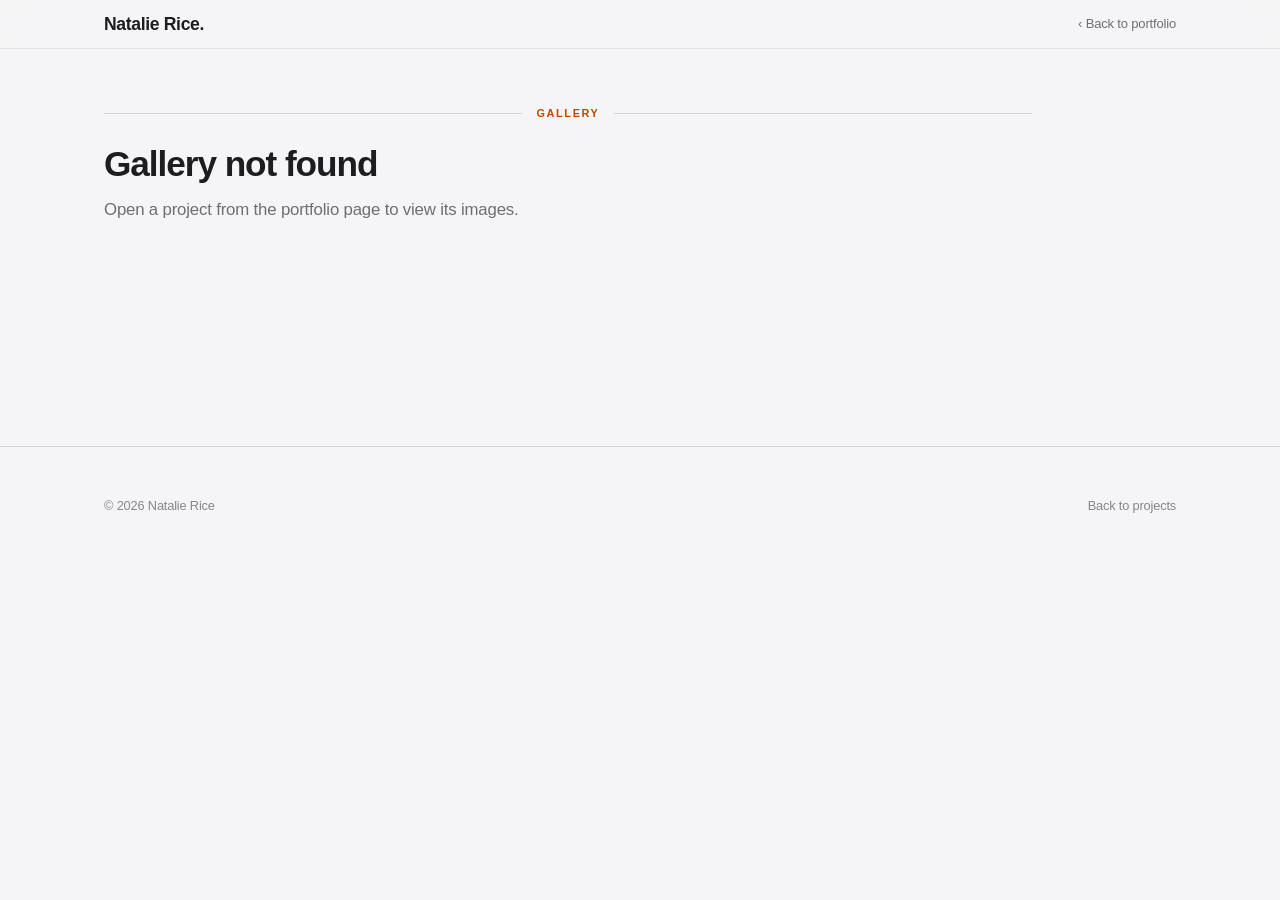
<file: projects/gallery.html>
<!DOCTYPE html>
<html lang="en">
<head>
  <meta charset="UTF-8" />
  <meta name="viewport" content="width=device-width, initial-scale=1.0" />
  <title>Project Gallery — Natalie Rice</title>
  <meta name="robots" content="noindex" />
  <link rel="icon" href="data:image/svg+xml,%3Csvg xmlns='http://www.w3.org/2000/svg' viewBox='0 0 100 100'%3E%3Ctext y='.9em' font-size='90'%3E%E2%9A%99%EF%B8%8F%3C/text%3E%3C/svg%3E" />
  <script>try{var t=localStorage.getItem('theme');if(t==='dark'||t==='light')document.documentElement.setAttribute('data-theme',t);}catch(e){}</script>
  <link rel="stylesheet" href="../css/style.css?v=50" />
</head>
<body>
  <a class="skip-link" href="#main">Skip to content</a>

  <header class="site-header">
    <nav class="nav container container--wide" aria-label="Primary">
      <a class="nav__brand" href="../index.html#top">Natalie Rice<span class="nav__brand-dot">.</span></a>
      <div class="nav__right">
        <a class="nav__back" href="../index.html#research">&#8249;&nbsp;Back to portfolio</a>
      </div>
    </nav>
  </header>

  <main id="main">
    <div class="sheet">
      <section class="gallery" id="gallery">
        <p class="section__kicker" id="g-kicker">Gallery</p>
        <h1 class="section__title" id="g-title">Project</h1>
        <p class="gallery__sub" id="g-sub"></p>
        <div class="gallery__files" id="g-files"></div>
        <div class="gallery__grid" id="g-grid"></div>
      </section>
    </div>
  </main>

  <footer class="site-footer">
    <div class="container container--wide site-footer__inner">
      <p>&copy; <span id="year">2026</span> Natalie Rice</p>
      <p><a href="../index.html#research">Back to projects</a></p>
    </div>
  </footer>

  <script>
    (function () {
      "use strict";

      var DATA = {
        "rc-car": {
          title: "RC Car Tractor-Pull Redesign",
          sub: "Machine Elements, Spring 2026. Redesigned an RC car's drivetrain for tractor-pull performance — a 29% gain in average pull capacity.",
          files: [{ href: "../assets/rc-car-report.pdf", label: "Final report (PDF)" }],
          images: [
            { src: "../assets/images/gallery/rc-car/1-teardown.jpg", cap: "Full teardown of the stock car on grid paper, parts labeled for the redesign study." },
            { src: "../assets/images/gallery/rc-car/2-gear-train.jpg", cap: "Gear train: spur, pinion, and the two transmission gears that set the drive ratio." },
            { src: "../assets/images/gallery/rc-car/3-rims-gdt.jpg", cap: "Rear rim detail drawing with GD&T." },
            { src: "../assets/images/gallery/rc-car/4-spur-gear.jpg", cap: "Spur gear detail drawing." },
            { src: "../assets/images/gallery/rc-car/5-shaft.jpg", cap: "Redesigned drive shaft detail drawing." },
            { src: "../assets/images/gallery/rc-car/6-hex-hub.jpg", cap: "Wheel hex hub detail drawing." }
          ]
        },
        "dna-pipeline": {
          title: "DNA Origami to Printable STL Application",
          sub: "Marras Research Group, UT Austin. A Python tool that converts raw PDB models into simplified, 3D-printable geometry so the lab can prototype its designs.",
          files: [{ href: "../assets/pdb-to-stl.py", label: "Python source — pdb-to-stl.py" }],
          images: [
            { src: "../assets/images/gallery/dna-pipeline/1-lattice-print.jpg", cap: "Physical FDM print of a scaled origami lattice." },
            { src: "../assets/images/gallery/dna-pipeline/2-bundle-model.jpg", cap: "Space-filling model of a DNA origami bundle, one of roughly 200 processed." },
            { src: "../assets/images/gallery/dna-pipeline/3-longhorn-model.jpg", cap: "Origami model built to the UT Longhorn silhouette." },
            { src: "../assets/images/gallery/dna-pipeline/4-longhorn-bed.jpg", cap: "The Longhorn STL loaded into the slicer and positioned on the build plate." },
            { src: "../assets/images/gallery/dna-pipeline/5-sliced-stl.jpg", cap: "Sliced STL ready for printing, with a brim added for bed adhesion." }
          ]
        },
        "vise": {
          title: "Machined Mechanical Vise",
          sub: "Machine Tool Operations, Spring 2026. A complete mechanical vise machined from aluminum and brass stock — every surface, hole, thread, and moving part.",
          files: [],
          images: [
            { src: "../assets/images/vise/1-finished.jpg", cap: "Finished vise, hand-engraved." },
            { src: "../assets/images/vise/2-vise-body.png", cap: "Vise body detail drawing (sheet 01)." },
            { src: "../assets/images/vise/3-moveable-jaw.png", cap: "Moveable jaw detail drawing (sheet 02)." },
            { src: "../assets/images/vise/4-jaw-faceplate.png", cap: "Jaw faceplate detail drawing." },
            { src: "../assets/images/vise/5-threaded-shaft.png", cap: "Threaded shaft detail drawing." },
            { src: "../assets/images/vise/6-knob.png", cap: "Knob detail drawing." },
            { src: "../assets/images/vise/7-bushing.png", cap: "Bushing detail drawing." },
            { src: "../assets/images/vise/8-garter.png", cap: "Garter detail drawing." },
            { src: "../assets/images/vise/9-under-plate.png", cap: "Under plate detail drawing." }
          ]
        },
        "bioprinting": {
          title: "Mechanical Characterization of Biomaterials",
          sub: "BioMATTER Lab, UT Austin. Age-related degeneration in musculoskeletal tissue and bone.",
          files: [],
          images: [
            { src: "../assets/images/gallery/bioprinting/1-results.jpg", cap: "Publication figure: senescence markers and gene expression across timepoints, with a cell-behavior summary and fluorescence micrographs." },
            { src: "../assets/images/gallery/bioprinting/2-nanoindentation.jpg", cap: "Nanoindentation setup and a micrograph of a cell being probed (3 um indenter, 0.019 N/m stiffness).", max: "26rem" },
            { src: "../assets/images/gallery/bioprinting/3-cryosectioning.jpg", cap: "Cryosectioning of mouse organs: schematic plus photos of the cryostat and sectioned tissue." },
            { src: "../assets/images/gallery/bioprinting/4-digestion.jpg", cap: "Bone-cell isolation: nine digestion cycles in collagenase and EDTA.", label: "Digestion of bone cells" }
          ]
        },
        "wind-indicator": {
          title: "Wind-Powered Speed Indicator",
          sub: "Mechatronics, Fall 2025. A wind-powered generator and signal-conditioning circuit driving a five-tier LED speed display through an Arduino.",
          files: [{ href: "../assets/mechatronics-deck.pdf", label: "Design project slide deck (PDF)" }],
          images: [
            { src: "../assets/images/gallery/wind-indicator/1-bench.jpg", cap: "Bench setup: 3D-printed turbine driving the circuit, read out on the oscilloscope." },
            { src: "../assets/images/gallery/wind-indicator/2-circuit-diagram.jpg", cap: "Circuit: full-bridge rectifier and smoothing capacitor feeding an Arduino that drives the LED tiers." },
            { src: "../assets/images/gallery/wind-indicator/3-elvis-build.jpg", cap: "Breadboard build on the NI ELVIS prototyping board." }
          ]
        }
      };

      var yearEl = document.getElementById("year");
      if (yearEl) yearEl.textContent = String(new Date().getFullYear());

      var m = location.search.match(/[?&]p=([^&]+)/);
      var key = m ? decodeURIComponent(m[1]) : "";
      var d = DATA[key];

      if (!d) {
        document.getElementById("g-title").textContent = "Gallery not found";
        document.getElementById("g-sub").textContent = "Open a project from the portfolio page to view its images.";
        return;
      }

      document.title = d.title + " — Gallery — Natalie Rice";
      document.getElementById("g-title").textContent = d.title;
      document.getElementById("g-sub").textContent = d.sub || "";

      var filesEl = document.getElementById("g-files");
      (d.files || []).forEach(function (f) {
        var a = document.createElement("a");
        a.className = "gallery__file";
        a.href = f.href;
        a.textContent = f.label + " ↓";
        filesEl.appendChild(a);
      });

      var gridEl = document.getElementById("g-grid");
      d.images.forEach(function (im) {
        var fig = document.createElement("figure");
        fig.className = "gallery__item";
        var img = document.createElement("img");
        img.src = im.src;
        img.alt = im.label || im.cap || d.title;
        img.loading = "lazy";
        if (im.max) img.style.maxWidth = im.max;
        fig.appendChild(img);
        if (im.label) {
          var cap = document.createElement("figcaption");
          cap.textContent = im.label;
          fig.appendChild(cap);
        }
        gridEl.appendChild(fig);
      });
    })();
  </script>
</body>
</html>
</file>
<file: css/style.css>
/* =========================================================
   Natalie Rice — Mechanical Engineer
   Apple-inspired: grey canvas, white cards, big type, calm motion.
   No build step. Tokens live in :root.
   ========================================================= */

:root {
  color-scheme: light;

  /* Surfaces */
  --bg:          #f5f5f7;   /* grey page canvas — Apple "grouped background" */
  --surface:     #ffffff;   /* white cards that float on the canvas */
  --well:        #ededf0;   /* recessed area inside a card (image wells) */

  /* Ink */
  --ink:         #1d1d1f;
  --ink-2:       #6e6e73;
  --ink-3:       #86868b;
  --line:        #d2d2d7;

  /* Accent — Apple blue (links, buttons) */
  --accent:      #0071e3;
  --accent-link: #0066cc;
  --accent-ink:  #ffffff;

  /* Accent — Apple orange (eyebrow labels, marks) */
  --orange:      #bf4800;

  --font: -apple-system, BlinkMacSystemFont, "SF Pro Text", "SF Pro Display",
          "Segoe UI", Roboto, Helvetica, Arial, sans-serif;

  --maxw: 980px;
  --wide: 1200px;
  --sheet: 72rem;          /* main content width */
  --read: 58rem;           /* reading measure for long body text */
  --gutter: clamp(1.25rem, 5vw, 2.5rem);
  --radius: 28px;
  --ease: cubic-bezier(0.28, 0.11, 0.32, 1);
}

/* Dark palette is opt-in only: add data-theme="dark" to <html> to use it.
   (Was auto-following the OS theme, which is why the site went dark.) */
:root[data-theme="dark"] {
  color-scheme: dark;
  --bg:          #000000;
  --surface:     #1d1d1f;
  --well:        #161617;
  --ink:         #f5f5f7;
  --ink-2:       #a1a1a6;
  --ink-3:       #86868b;
  --line:        #38383a;
  --accent:      #0a84ff;
  --accent-link: #2997ff;
  --accent-ink:  #ffffff;
  --orange:      #ff7a26;
}

/* ---------- Base ---------- */
*, *::before, *::after { box-sizing: border-box; }
html { scroll-behavior: smooth; scroll-padding-top: 4rem; -webkit-text-size-adjust: 100%; }
@media (prefers-reduced-motion: reduce) { html { scroll-behavior: auto; } }

body {
  margin: 0;
  background: var(--bg);
  color: var(--ink);
  font-family: var(--font);
  font-size: 1.0625rem;
  line-height: 1.5;
  letter-spacing: -0.01em;
  -webkit-font-smoothing: antialiased;
}

img, svg { display: block; max-width: 100%; }

h1, h2, h3 { font-weight: 600; letter-spacing: -0.025em; line-height: 1.07; margin: 0; }
a { color: inherit; }

.container { max-width: var(--maxw); margin-inline: auto; padding-inline: var(--gutter); }
.container--wide { max-width: var(--wide); }

.sr-only {
  position: absolute; width: 1px; height: 1px; padding: 0; margin: -1px;
  overflow: hidden; clip: rect(0 0 0 0); white-space: nowrap; border: 0;
}
.skip-link {
  position: fixed; left: 50%; top: -4rem; transform: translateX(-50%); z-index: 200;
  background: var(--ink); color: var(--bg); padding: 0.6rem 1rem; border-radius: 10px;
  transition: top 0.2s;
}
.skip-link:focus { top: 0.6rem; }

.link { color: var(--accent-link); text-decoration: none; white-space: nowrap; }
.link:hover { text-decoration: underline; }
.link::after { content: " \203A"; }

/* ---------- Centered reading column (content sits on the canvas) ---------- */
.sheet {
  max-width: var(--sheet);
  margin: 0 auto;
  padding: clamp(2rem, 6vw, 3.5rem) var(--gutter) clamp(3rem, 9vw, 5.5rem);
}
.panel {  /* legacy — kept so nothing breaks if reused */
  background: var(--surface);
  border-radius: var(--radius);
  padding: clamp(2rem, 6vw, 4.5rem);
}

/* ---------- Nav ---------- */
.site-header {
  position: sticky; top: 0; z-index: 100;
  background: color-mix(in srgb, var(--bg) 78%, transparent);
  backdrop-filter: saturate(180%) blur(20px);
  -webkit-backdrop-filter: saturate(180%) blur(20px);
  border-bottom: 1px solid color-mix(in srgb, var(--line) 55%, transparent);
}
.nav { display: flex; align-items: center; gap: clamp(1.25rem, 4vw, 3rem); height: 3rem; max-width: var(--sheet); }
.nav__brand { font-size: 1.1rem; font-weight: 600; letter-spacing: -0.02em; text-decoration: none; color: var(--ink); white-space: nowrap; }
.nav__right { display: flex; align-items: center; gap: clamp(0.75rem, 2.5vw, 1.5rem); margin-left: auto; }
.nav__menu { display: flex; align-items: center; gap: clamp(1rem, 2.4vw, 1.9rem); list-style: none; margin: 0; padding: 0; }
.nav__menu a { text-decoration: none; color: var(--ink-2); font-size: 0.95rem; font-weight: 500; letter-spacing: -0.01em; transition: color 0.2s; white-space: nowrap; }
.nav__menu a:hover { color: var(--ink); }
.nav__resume {
  border: 1px solid var(--line); border-radius: 10px;
  padding: 0.4rem 0.85rem; font-size: 0.9rem; font-weight: 500;
  color: var(--ink); text-decoration: none; white-space: nowrap;
  transition: border-color 0.2s, background 0.2s;
}
.nav__resume:hover { border-color: var(--ink-3); background: color-mix(in srgb, var(--ink) 5%, transparent); }

.nav__theme {
  border: 0; background: transparent; cursor: pointer; padding: 0;
  width: 2rem; height: 2rem; display: grid; place-items: center;
  color: var(--ink-2); border-radius: 50%; overflow: hidden;
  transition: color 0.2s, background 0.2s;
}
.nav__theme:hover { color: var(--ink); background: color-mix(in srgb, var(--ink) 8%, transparent); }
/* Both icons stack (grid) centred in the button. Each rotates about a pivot
   BELOW its centre (like the horizon), so at rest (rotation = a multiple of
   360deg) the visible icon sits dead-centre and upright, and when it "sets" it
   swings down past the horizon. --turn (set by JS) only ever counts up, so every
   toggle adds another 180deg the SAME way — the sweep is always clockwise. The
   inactive icon is faded out. */
.nav__theme-icon {
  grid-area: 1 / 1;
  width: 1.05rem; height: 1.05rem;
  transform-origin: 50% 145%;
  transition: opacity 0.25s var(--ease), transform 0.7s var(--ease);
}
.nav__theme-moon { transform: rotate(calc(var(--turn, 0) * 180deg)); opacity: 1; }
.nav__theme-sun  { transform: rotate(calc(var(--turn, 0) * 180deg + 180deg)); opacity: 0; }
:root[data-theme="dark"] .nav__theme-moon { opacity: 0; }
:root[data-theme="dark"] .nav__theme-sun  { opacity: 1; }
@media (prefers-reduced-motion: reduce) { .nav__theme-icon { transition-duration: 0.12s; } }

.nav__toggle { display: none; width: 2.25rem; height: 2.25rem; border: 0; background: transparent; cursor: pointer; position: relative; }
.nav__toggle-bar,
.nav__toggle-bar::before,
.nav__toggle-bar::after {
  content: ""; position: absolute; left: 50%; width: 1.05rem; height: 1.5px;
  background: var(--ink); transform: translateX(-50%); transition: 0.25s var(--ease);
}
.nav__toggle-bar { top: 50%; }
.nav__toggle-bar::before { top: -5px; }
.nav__toggle-bar::after  { top: 5px; }
.nav__toggle[aria-expanded="true"] .nav__toggle-bar { background: transparent; }
.nav__toggle[aria-expanded="true"] .nav__toggle-bar::before { top: 0; transform: translateX(-50%) rotate(45deg); }
.nav__toggle[aria-expanded="true"] .nav__toggle-bar::after  { top: 0; transform: translateX(-50%) rotate(-45deg); }

@media (max-width: 720px) {
  .nav__toggle { display: block; }
  .nav__menu {
    position: absolute; inset: 3rem 0 auto 0; flex-direction: column; align-items: center; gap: 0;
    background: var(--surface); border-bottom: 1px solid var(--line); padding: 0.5rem 0 1.5rem;
    transform: translateY(-115%); transition: transform 0.32s var(--ease);
  }
  .nav__menu.is-open { transform: translateY(0); }
  .nav__menu li { width: 100%; text-align: center; }
  .nav__menu a { display: block; padding: 1rem 0; font-size: 1rem; border-top: 1px solid var(--line); }
}
@media (max-width: 430px) { .nav__resume { display: none; } }

/* ---------- Hero (header row: text + portrait) ---------- */
.hero {
  text-align: left;
  display: grid; grid-template-columns: minmax(0, max-content) 1fr;
  gap: clamp(2rem, 6vw, 4rem);
  align-items: center;
  padding-bottom: clamp(1.5rem, 4vw, 2.25rem);
  margin-bottom: 0;
}
.hero__eyebrow { font-size: clamp(0.78rem, 1.4vw, 0.9rem); font-weight: 600; text-transform: uppercase; letter-spacing: 0.14em; color: var(--orange); margin: 0 0 1.1rem; }
.hero__title { font-size: clamp(2.5rem, 7.5vw, 4.75rem); font-weight: 700; letter-spacing: -0.04em; line-height: 1.02; margin: 0 0 1.4rem; white-space: nowrap; }
.hero__lede { max-width: 58ch; }
.hero__lede p { margin: 0 0 0.85rem; font-size: 1.05rem; color: var(--ink-2); line-height: 1.65; }
.hero__lede p:last-child { margin-bottom: 0; }
.hero__photo { justify-self: center; width: 232px; height: 288px; object-fit: cover; object-position: 50% 16%; border-radius: 16px; background: var(--well); }
@media (max-width: 640px) {
  .hero { display: flex; flex-direction: column; align-items: flex-start; }
  .hero__title { white-space: normal; }
  .hero__photo { order: -1; width: 132px; height: 160px; margin-bottom: 0.75rem; }
}

/* ---------- Buttons ---------- */
.btn {
  display: inline-flex; align-items: center; justify-content: center;
  padding: 0.7rem 1.4rem; border-radius: 980px;
  font-size: 1.0625rem; letter-spacing: -0.01em; text-decoration: none;
  border: 1px solid transparent; transition: background 0.2s, opacity 0.2s;
}
.btn--primary { background: var(--accent); color: var(--accent-ink); }
.btn--primary:hover { background: color-mix(in srgb, var(--accent) 88%, white); }
.btn--ghost { color: var(--accent-link); }
.btn--ghost::after { content: " \203A"; }
.btn--ghost:hover { text-decoration: underline; }

/* ---------- Sections ---------- */
.section { padding-block: clamp(2.5rem, 6vw, 4rem); }
#background { padding-top: clamp(0.5rem, 2vw, 1rem); }
.section__head { text-align: left; max-width: var(--read); margin: 0 0 clamp(1.75rem, 4vw, 2.5rem); }
.section__kicker {
  display: flex; align-items: center; gap: 0.9rem;
  font-size: 0.68rem; font-weight: 600; text-transform: uppercase; letter-spacing: 0.15em;
  color: var(--orange); margin: 0 0 clamp(1rem, 3vw, 1.5rem);
}
.section__kicker::before,
.section__kicker::after { content: ""; flex: 1 1 auto; height: 1px; background: var(--line); }
.section__title { font-size: clamp(1.65rem, 4vw, 2.2rem); font-weight: 600; letter-spacing: -0.03em; }
.section__intro { font-size: clamp(1rem, 2vw, 1.2rem); color: var(--ink-2); margin: 0.9rem 0 0; line-height: 1.45; max-width: var(--read); }

/* ---------- Background (prose + facts, divided) ---------- */
.about { display: grid; grid-template-columns: minmax(0, 1fr) minmax(13rem, 21rem); gap: clamp(2rem, 6vw, 5rem); }
.about__body { max-width: 62ch; }
.about__body p { margin: 0 0 1.2rem; color: var(--ink-2); font-size: 1.05rem; line-height: 1.65; }
.about__body p:last-child { margin-bottom: 0; }
.about__facts { margin: 0; padding: 0.25rem 0 0.25rem clamp(1.75rem, 4vw, 3rem); border-left: 1px solid var(--line); display: grid; gap: clamp(1.5rem, 3vw, 2.25rem); align-content: start; }
.about__facts .fact dt { font-size: 0.72rem; font-weight: 600; text-transform: uppercase; letter-spacing: 0.1em; color: var(--orange); margin: 0 0 0.5rem; }
.about__facts .fact dd { margin: 0; font-size: 0.98rem; color: var(--ink-2); line-height: 1.55; }
@media (max-width: 780px) {
  .about { grid-template-columns: 1fr; gap: 2.5rem; }
  .about__facts { border-left: 0; padding: 2rem 0 0; border-top: 1px solid var(--line); }
}

/* ---------- Research & Projects — dated list, same shape as the timeline ---------- */
.entry { max-width: var(--read); padding-bottom: clamp(1.5rem, 4vw, 2.25rem); }
.entry + .entry { padding-top: clamp(1.5rem, 4vw, 2.25rem); border-top: 1px solid var(--line); }
.entry:last-of-type { padding-bottom: 0; }
.entry__title { font-size: 1.2rem; font-weight: 600; letter-spacing: -0.02em; margin: 0; }
.entry__org { color: var(--ink-2); font-size: 0.95rem; margin: 0.2rem 0 0; }
.entry__desc { margin: 0.9rem 0 0; color: var(--ink-2); font-size: 1rem; line-height: 1.6; }
.entry__meta { margin: 0.85rem 0 0; font-size: 0.8rem; color: var(--ink-3); line-height: 1.55; }
.entry__links { margin: 0.85rem 0 0; display: flex; flex-wrap: wrap; gap: 1.25rem; }
.entry__links a { color: var(--accent-link); text-decoration: none; font-size: 0.9rem; font-weight: 500; }
.entry__links a:hover { text-decoration: underline; }

/* ---------- Experience timeline ---------- */
.timeline { display: grid; max-width: var(--read); }
.tl-item { padding: clamp(1.5rem, 4vw, 2.25rem) 0; border-top: 1px solid var(--line); }
.tl-item:first-child { border-top: 0; padding-top: 0; }
.tl-item:last-child { padding-bottom: 0; }
.tl-when { font-size: 0.8rem; font-weight: 600; color: var(--orange); text-transform: uppercase; letter-spacing: 0.05em; margin: 0 0 0.4rem; }
.tl-role { font-size: 1.2rem; font-weight: 600; letter-spacing: -0.02em; margin: 0; }
.tl-org { color: var(--ink-2); font-size: 0.95rem; margin: 0.2rem 0 0; }
.tl-desc { margin: 0.9rem 0 0; color: var(--ink-2); font-size: 1rem; line-height: 1.6; }
.tl-item ul { margin: 0.9rem 0 0; padding-left: 1.15rem; color: var(--ink-2); font-size: 1rem; line-height: 1.5; }
.tl-item li { margin-bottom: 0.4rem; }

/* ---------- Skills ---------- */
.skills { display: grid; gap: clamp(1.5rem, 4vw, 2.25rem); max-width: var(--read); }
.skills__group h3 { font-size: 1.05rem; font-weight: 600; letter-spacing: -0.02em; margin: 0 0 0.75rem; padding-bottom: 0.6rem; border-bottom: 1px solid var(--line); }
.skills__list { margin: 0; color: var(--ink-2); font-size: 0.95rem; line-height: 1.7; }
/* legacy list markup, still used elsewhere */
.skills__group ul { list-style: none; margin: 0; padding: 0; display: grid; gap: 0.6rem; }
.skills__group li { font-size: 1rem; color: var(--ink-2); }

/* ---------- For Fun photo carousel (auto-advancing) ---------- */
.funcar { position: relative; max-width: 44rem; margin-inline: auto; }
.funcar__viewport { overflow: hidden; border-radius: 14px; background: var(--bg); }
.funcar__track { display: flex; transition: transform 0.6s var(--ease); }
.funcar__slide { flex: 0 0 100%; aspect-ratio: 3 / 2; }
.funcar__slide img { width: 100%; height: 100%; object-fit: contain; object-position: center; display: block; }
.funcar__nav {
  position: absolute; top: 50%; transform: translateY(-50%);
  width: 2.25rem; height: 2.25rem; display: grid; place-items: center;
  border: 0; border-radius: 50%; cursor: pointer;
  font: inherit; font-size: 1.2rem; line-height: 1;
  color: var(--ink); background: color-mix(in srgb, var(--surface) 88%, transparent);
  box-shadow: 0 2px 10px -2px rgba(0, 0, 0, 0.3);
  transition: background 0.2s var(--ease);
}
.funcar__nav:hover { background: var(--surface); }
.funcar__nav--prev { left: 0.6rem; }
.funcar__nav--next { right: 0.6rem; }
.funcar__dots { display: flex; flex-wrap: wrap; gap: 0.4rem; justify-content: center; margin-top: 0.9rem; }
.funcar__dot { width: 7px; height: 7px; padding: 0; border: 0; border-radius: 50%; cursor: pointer; background: var(--line); transition: background 0.2s var(--ease); }
.funcar__dot.is-active { background: var(--ink-2); }

/* ---------- Contact ---------- */
.contact { text-align: left; max-width: var(--read); }
.contact__lede { font-size: 1rem; margin: 0 0 clamp(1.75rem, 4vw, 2.5rem); color: var(--ink-2); line-height: 1.6; }
.contact__list { margin: 0; padding: 0; }
.contact__row { display: flex; align-items: baseline; justify-content: space-between; gap: 1.5rem; padding: clamp(1rem, 2.4vw, 1.4rem) 0; border-top: 1px solid var(--line); }
.contact__row:last-child { border-bottom: 1px solid var(--line); }
.contact__row dt { font-size: 0.72rem; font-weight: 600; text-transform: uppercase; letter-spacing: 0.12em; color: var(--ink-3); }
.contact__row dd { margin: 0; text-align: right; }
.contact__row dd a { color: var(--ink); font-weight: 600; text-decoration: none; }
.contact__row dd a:hover { text-decoration: underline; }

/* ---------- Project gallery page (projects/gallery.html) ---------- */
.nav__back { font-size: 0.8125rem; color: var(--ink-2); text-decoration: none; }
.nav__back:hover { color: var(--ink); }
.gallery { max-width: var(--read); }
.gallery__sub { margin: 0.9rem 0 0; color: var(--ink-2); font-size: 1.05rem; line-height: 1.55; }
.gallery__files { margin: 1.4rem 0 0; display: flex; flex-wrap: wrap; gap: 1.25rem; }
.gallery__file { color: var(--accent-link); text-decoration: none; font-size: 0.95rem; font-weight: 500; }
.gallery__file:hover { text-decoration: underline; }
.gallery__grid { margin: clamp(2rem, 5vw, 3rem) 0 0; display: grid; gap: clamp(2rem, 5vw, 3rem); }
.gallery__item { margin: 0; }
.gallery__item img { width: 100%; height: auto; display: block; border-radius: 14px; background: var(--well); }
.gallery__item figcaption { margin: 0.7rem 0 0; color: var(--ink-3); font-size: 0.9rem; line-height: 1.5; }

/* ---------- Footer ---------- */
.site-footer { border-top: 1px solid var(--line); padding-block: 2.25rem; margin-top: clamp(2rem, 6vw, 4rem); }
.site-footer__inner { display: flex; justify-content: space-between; align-items: center; gap: 1rem; font-size: 0.8rem; color: var(--ink-3); max-width: var(--sheet); }
.contact__colophon { margin: clamp(2rem, 5vw, 3rem) 0 0; font-size: 0.8rem; color: var(--ink-3); }
.site-footer a { color: var(--ink-3); text-decoration: none; }
.site-footer a:hover { color: var(--ink-2); }

/* ---------- Scroll reveal ---------- */
.reveal { opacity: 0; transform: translateY(28px); transition: opacity 0.8s var(--ease), transform 0.8s var(--ease); }
.reveal.is-in { opacity: 1; transform: none; }
@media (prefers-reduced-motion: reduce) { .reveal { opacity: 1; transform: none; transition: none; } }

/* ---------- Focus ---------- */
:focus-visible { outline: 3px solid var(--accent); outline-offset: 3px; border-radius: 6px; }
</file>
<file: css/project.css>
/* Case-study page styles — matches the Apple-inspired main sheet. */

.case { padding-block: clamp(3rem, 9vw, 6rem); }

.case__back {
  display: inline-block; margin-bottom: 2.5rem;
  font-size: 0.95rem; color: var(--accent-link); text-decoration: none;
}
.case__back:hover { text-decoration: underline; }

.case__head { max-width: 42ch; text-align: left; }
.case__eyebrow { font-size: 0.85rem; font-weight: 600; text-transform: uppercase; letter-spacing: 0.05em; color: var(--orange); margin: 0 0 0.9rem; }
.case__title { font-size: clamp(2.25rem, 6.5vw, 4rem); font-weight: 700; letter-spacing: -0.03em; margin: 0 0 1.25rem; }
.case__summary { font-size: clamp(1.15rem, 2.4vw, 1.5rem); color: var(--ink-2); margin: 0 0 2.5rem; line-height: 1.4; }

.case__specs {
  display: grid; grid-template-columns: repeat(auto-fit, minmax(150px, 1fr));
  gap: 1.5rem; margin: 0 0 3.5rem; max-width: 760px; padding: 2rem 0;
  border-block: 1px solid var(--line); text-align: left;
}
.case__specs dt { font-size: 0.75rem; text-transform: uppercase; letter-spacing: 0.06em; color: var(--ink-3); margin-bottom: 0.35rem; }
.case__specs dd { margin: 0; font-weight: 500; font-size: 1rem; }

.case__hero { margin: 0 auto 4rem; max-width: var(--wide); }
.case__hero svg,
.case__grid svg {
  width: 100%; border-radius: 22px; color: var(--ink); background: var(--well);
}
figcaption { font-size: 0.85rem; color: var(--ink-3); margin-top: 0.75rem; text-align: left; }

.case__section { max-width: 62ch; margin: 0 0 clamp(2.5rem, 6vw, 4rem); }
.case__section h2 { font-size: clamp(1.5rem, 3vw, 2rem); font-weight: 600; letter-spacing: -0.02em; margin: 0 0 1rem; }
.case__section p { color: var(--ink-2); font-size: 1.15rem; line-height: 1.5; margin: 0 0 1rem; }
.case__section ul { color: var(--ink-2); font-size: 1.1rem; padding-left: 1.2rem; margin: 0; }
.case__section li { margin-bottom: 0.5rem; }

.case__grid {
  display: grid; grid-template-columns: repeat(auto-fit, minmax(280px, 1fr));
  gap: 1.75rem; margin: 0 auto 4rem; max-width: var(--wide);
}
.case__grid figure { margin: 0; }

.case__nav {
  display: flex; justify-content: space-between; gap: 1rem;
  padding-top: 2.5rem; border-top: 1px solid var(--line);
}
.case__nav a { text-decoration: none; color: var(--accent-link); font-size: 1rem; }
.case__nav a:hover { text-decoration: underline; }
</file>
